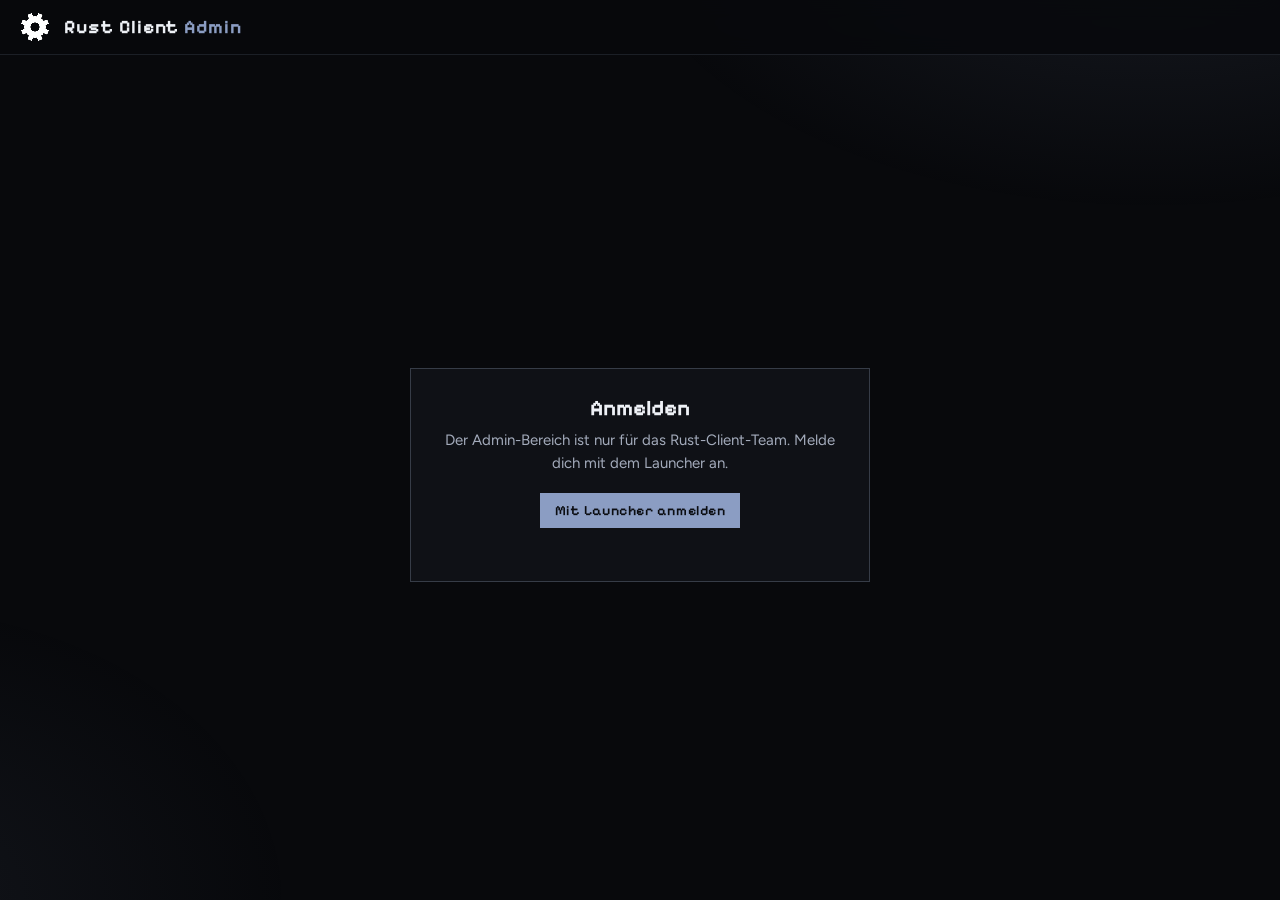
<file: admin/index.html>
<!doctype html>
<html lang="de">
<head>
<meta charset="utf-8">
<meta name="viewport" content="width=device-width,initial-scale=1,viewport-fit=cover">
<title>Admin · Rust Client</title>
<meta name="robots" content="noindex">
<link rel="icon" href="../assets/logo.png">
<link rel="preconnect" href="https://fonts.googleapis.com">
<link rel="preconnect" href="https://fonts.gstatic.com" crossorigin>
<link rel="stylesheet" href="https://fonts.googleapis.com/css2?family=Pixelify+Sans:wght@400;600;700&family=Figtree:wght@400;500;600;700&family=JetBrains+Mono:wght@400;500;700&display=swap">
<style>
/* Admin-Bereich: Support-Logs aus Discord-Tickets ansehen. Daten nur für Admins (prüft der Server). */
:root {
  color-scheme: dark;
  --night: #08090c; --forest: #0f1116; --moss: #161922; --moss2: #1c2029;
  --line: rgba(180, 195, 225, .12); --line-strong: rgba(180, 195, 225, .24);
  --leaf: #8b9dc3; --text: #eef1f6; --muted: #a3abbb; --dim: #6b7385;
  --err: #f87171; --warn: #facc15; --ok: #4ade80;
  --font-pixel: "Pixelify Sans", "Courier New", monospace;
  --font-body: "Figtree", "Segoe UI", system-ui, sans-serif;
  --font-mono: "JetBrains Mono", ui-monospace, "Consolas", monospace;
}
* { box-sizing: border-box; }
html, body { height: 100%; }
body { margin: 0; background: var(--night); color: var(--text); font: 400 15px/1.55 var(--font-body); }
body::before { content: ""; position: fixed; inset: 0; pointer-events: none; z-index: -1;
  background: radial-gradient(900px 500px at 90% -10%, rgba(139,157,195,.12), transparent 60%), radial-gradient(700px 500px at -10% 100%, rgba(139,157,195,.08), transparent 60%); }
a { color: var(--leaf); }
button { font: inherit; color: inherit; }
.hidden { display: none !important; }
.fade { animation: fade .35s cubic-bezier(.2,.8,.2,1) both; }
@keyframes fade { from { opacity: 0; transform: translateY(8px); } to { opacity: 1; transform: none; } }

/* Kopfzeile */
.top { position: sticky; top: 0; z-index: 10; display: flex; align-items: center; gap: 14px; padding: 12px 20px;
  background: rgba(8,9,12,.85); backdrop-filter: blur(10px); border-bottom: 1px solid var(--line); }
.top img.logo { width: 30px; height: 30px; image-rendering: pixelated; }
.top h1 { margin: 0; font: 700 19px var(--font-pixel); letter-spacing: .05em; }
.top h1 span { color: var(--leaf); }
.top .grow { flex: 1; }
.who { display: flex; align-items: center; gap: 10px; font-weight: 600; }
.who img { width: 28px; height: 28px; image-rendering: pixelated; }
.btn { display: inline-flex; align-items: center; gap: 8px; padding: 8px 14px; border: 1px solid var(--line-strong); background: var(--moss);
  cursor: pointer; text-decoration: none; color: var(--text); font: 600 14px var(--font-body); transition: background .12s, border-color .12s, transform .12s; }
.btn:hover { background: var(--moss2); border-color: rgba(139,157,195,.5); }
.btn:active { transform: translateY(1px); }
.btn.accent { background: var(--leaf); color: #0b0d12; border-color: var(--leaf); font-family: var(--font-pixel); letter-spacing: .04em; }
.btn.accent:hover { filter: brightness(1.08); }
.btn.on { border-color: var(--leaf); color: var(--leaf); }

/* Anmelden */
.gate { min-height: calc(100vh - 60px); display: grid; place-items: center; padding: 24px 16px; }
.gate .card { width: min(460px, 100%); background: var(--forest); border: 1px solid var(--line-strong); padding: 26px; text-align: center; }
.gate h2 { font: 700 22px var(--font-pixel); margin: 0 0 8px; }
.gate p { color: var(--muted); margin: 0 0 18px; }
.spin { width: 18px; height: 18px; border: 2px solid rgba(139,157,195,.3); border-top-color: var(--leaf); border-radius: 50%; animation: spin .8s linear infinite; display: inline-block; vertical-align: middle; }
@keyframes spin { to { transform: rotate(360deg); } }
.err { color: var(--err); margin-top: 12px; min-height: 1em; }

/* Inhalt */
main.app { display: grid; grid-template-columns: 360px 1fr; gap: 0; height: calc(100vh - 57px); }
@media (max-width: 900px) { main.app { grid-template-columns: 1fr; height: auto; } .viewer { min-height: 70vh; } }
.side { border-right: 1px solid var(--line); display: flex; flex-direction: column; min-height: 0; }
.stats { display: grid; grid-template-columns: repeat(3, 1fr); border-bottom: 1px solid var(--line); }
.stat { padding: 14px 12px; border-right: 1px solid var(--line); }
.stat:last-child { border-right: 0; }
.stat b { display: block; font: 700 24px var(--font-pixel); color: var(--leaf); }
.stat span { font-size: 12px; color: var(--dim); text-transform: uppercase; letter-spacing: .06em; }
.side h3 { margin: 0; padding: 14px 16px 8px; font: 600 13px var(--font-body); color: var(--dim); text-transform: uppercase; letter-spacing: .08em; display: flex; justify-content: space-between; }
.list { overflow-y: auto; flex: 1; }
.item { display: block; width: 100%; text-align: left; padding: 12px 16px; border: 0; border-left: 3px solid transparent; border-bottom: 1px solid var(--line);
  background: transparent; cursor: pointer; transition: background .12s, border-color .12s; animation: fade .3s both; }
.item:hover { background: var(--moss); }
.item.sel { background: var(--moss2); border-left-color: var(--leaf); }
.item .row { display: flex; align-items: center; gap: 10px; }
.item img { width: 26px; height: 26px; image-rendering: pixelated; flex: none; }
.item .name { font-weight: 700; flex: 1; min-width: 0; overflow: hidden; text-overflow: ellipsis; white-space: nowrap; }
.item .time { font-size: 12px; color: var(--dim); white-space: nowrap; }
.item .diag { margin-top: 6px; font-size: 13px; color: var(--muted); display: -webkit-box; -webkit-line-clamp: 2; -webkit-box-orient: vertical; overflow: hidden; }
.item .chips { margin-top: 6px; display: flex; gap: 6px; flex-wrap: wrap; }
.chip { font: 500 11px var(--font-mono); padding: 2px 6px; background: var(--moss); border: 1px solid var(--line); color: var(--muted); white-space: nowrap; }
.empty { padding: 30px 18px; color: var(--dim); text-align: center; }

.viewer { display: flex; flex-direction: column; min-height: 0; }
.vhead { padding: 16px 20px; border-bottom: 1px solid var(--line); display: flex; gap: 14px; align-items: center; flex-wrap: wrap; }
.vhead img { width: 44px; height: 44px; image-rendering: pixelated; }
.vhead h2 { margin: 0; font: 700 22px var(--font-pixel); }
.vhead .sub { color: var(--dim); font-size: 13px; }
.vhead .grow { flex: 1; }
.meta { display: flex; flex-wrap: wrap; gap: 6px; padding: 0 20px 12px; border-bottom: 1px solid var(--line); }
.diagbox { margin: 14px 20px 0; padding: 12px 14px; border: 1px solid rgba(139,157,195,.35); background: rgba(139,157,195,.07); }
.diagbox b { font-family: var(--font-pixel); color: var(--leaf); letter-spacing: .04em; }
.tools { display: flex; gap: 8px; padding: 12px 20px; align-items: center; flex-wrap: wrap; }
.tools input { flex: 1; min-width: 160px; padding: 8px 12px; background: var(--moss); border: 1px solid var(--line-strong); color: var(--text); font: 14px var(--font-body); outline: none; }
.tools input:focus { border-color: var(--leaf); }
.count { font-size: 13px; color: var(--dim); }
.sections { flex: 1; overflow-y: auto; padding: 0 20px 30px; }
details.sec { border: 1px solid var(--line); margin-top: 10px; background: var(--forest); }
details.sec > summary { cursor: pointer; padding: 10px 14px; font-weight: 600; display: flex; gap: 10px; align-items: center; list-style: none; }
details.sec > summary::-webkit-details-marker { display: none; }
details.sec > summary::before { content: "▸"; color: var(--leaf); transition: transform .15s; }
details.sec[open] > summary::before { transform: rotate(90deg); }
details.sec .badge { margin-left: auto; font: 500 12px var(--font-mono); }
.badge .e { color: var(--err); } .badge .w { color: var(--warn); margin-left: 8px; }
pre.log { margin: 0; padding: 10px 0; max-height: 70vh; overflow: auto; font: 400 12.5px/1.5 var(--font-mono); border-top: 1px solid var(--line); }
pre.log div { padding: 0 14px 0 60px; position: relative; white-space: pre-wrap; word-break: break-word; }
pre.log div::before { content: attr(data-n); position: absolute; left: 0; width: 46px; text-align: right; color: #3b4150; }
pre.log div.e { background: rgba(248,113,113,.10); color: #fecaca; }
pre.log div.w { background: rgba(250,204,21,.06); color: #fde68a; }
pre.log div.hit { outline: 1px solid var(--leaf); }
pre.log div.dimmed { display: none; }
mark { background: rgba(139,157,195,.45); color: #fff; }
.placeholder { display: grid; place-items: center; height: 100%; color: var(--dim); text-align: center; padding: 30px; }
.placeholder b { display: block; font: 700 20px var(--font-pixel); color: var(--muted); margin-bottom: 6px; }
</style>
</head>
<body>
<header class="top">
  <img class="logo" src="../assets/logo.png" alt="">
  <h1>Rust Client <span>Admin</span></h1>
  <div class="grow"></div>
  <div id="who" class="who hidden"><img id="who-head" alt=""><span id="who-name"></span><button id="logout" class="btn">Abmelden</button></div>
</header>

<section id="gate" class="gate">
  <div class="card fade">
    <h2 id="gate-title">Anmelden</h2>
    <p id="gate-text">Der Admin-Bereich ist nur für das Rust-Client-Team. Melde dich mit dem Launcher an.</p>
    <button id="login" class="btn accent">Mit Launcher anmelden</button>
    <p id="gate-wait" class="hidden" style="margin-top:16px"><span class="spin"></span> Bestätige im Launcher … <a href="#" id="retry">Launcher nochmal öffnen</a></p>
    <div id="gate-err" class="err"></div>
  </div>
</section>

<main id="app" class="app hidden">
  <aside class="side">
    <div class="stats">
      <div class="stat"><b id="st-online">–</b><span>Online</span></div>
      <div class="stat"><b id="st-logs">–</b><span>Logs (7 Tage)</span></div>
      <div class="stat"><b id="st-rusti">–</b><span>Rusti heute</span></div>
    </div>
    <h3>Support-Logs <button id="reload" class="btn" style="padding:2px 8px;font-size:12px">↻</button></h3>
    <div id="list" class="list"></div>
  </aside>
  <section id="viewer" class="viewer">
    <div class="placeholder"><div><b>Logs auswählen</b>Links ein Ticket anklicken. Neue Logs kommen per „📋 Logs anfordern“ im Discord-Ticket.</div></div>
  </section>
</main>

<script>
(function () {
  // Server-Adresse (build.py setzt sie ein; ?server=… nur für Tests auf localhost)
  var SERVER = "https://api.rustclient.dpdns.org";
  var q = new URLSearchParams(location.search);
  if (q.get("server") && /^(localhost|127\.0\.0\.1)$/.test(location.hostname)) SERVER = q.get("server");
  var KEY = "bambubay.web.session";
  var GUILD = "1449791419672821843";
  var $ = function (id) { return document.getElementById(id); };
  var logs = [], current = null, poll = null, code = null;

  function session() { try { return JSON.parse(localStorage.getItem(KEY) || "null"); } catch (e) { return null; } }
  function head(x) { return "https://mc-heads.net/avatar/" + encodeURIComponent(x || "Steve") + "/64"; }
  function esc(s) { return String(s == null ? "" : s).replace(/[&<>"]/g, function (c) { return { "&": "&amp;", "<": "&lt;", ">": "&gt;", '"': "&quot;" }[c]; }); }
  function ago(ms) {
    var s = Math.round((Date.now() - ms) / 1000);
    if (s < 60) return "gerade eben";
    if (s < 3600) return "vor " + Math.round(s / 60) + " Min.";
    if (s < 86400) return "vor " + Math.round(s / 3600) + " Std.";
    return new Date(ms).toLocaleDateString("de-DE", { day: "2-digit", month: "2-digit" }) + " " + new Date(ms).toLocaleTimeString("de-DE", { hour: "2-digit", minute: "2-digit" });
  }
  async function call(path, body) {
    var res = await fetch(SERVER + path, { method: "POST", headers: { "Content-Type": "text/plain" }, body: JSON.stringify(body || {}) });
    var data = await res.json().catch(function () { return {}; });
    if (!res.ok) { var e = new Error(data.error || "HTTP " + res.status); e.status = res.status; throw e; }
    return data;
  }

  // ------------------------------------------------------------ Anmelden (wie auf der Startseite)
  function gate(title, text, showLogin) {
    $("app").classList.add("hidden");
    $("gate").classList.remove("hidden");
    $("gate-title").textContent = title;
    $("gate-text").textContent = text;
    $("login").classList.toggle("hidden", !showLogin);
    $("gate-wait").classList.add("hidden");
  }
  function openLauncher() { location.href = "bambubay://web-login?code=" + code; }
  async function login() {
    $("gate-err").textContent = "";
    try { code = (await call("/v1/web/start")).code; } catch (e) { $("gate-err").textContent = "Server nicht erreichbar."; return; }
    $("login").classList.add("hidden");
    $("gate-wait").classList.remove("hidden");
    openLauncher();
    var started = Date.now();
    clearInterval(poll);
    poll = setInterval(async function () {
      if (Date.now() - started > 180000) { clearInterval(poll); gate("Anmelden", "Die Anmeldung ist abgelaufen. Bitte nochmal.", true); return; }
      try {
        var r = await call("/v1/web/poll", { code: code });
        if (r.status === "approved") {
          clearInterval(poll);
          localStorage.setItem(KEY, JSON.stringify({ token: r.token, name: r.name, uuid: r.uuid }));
          start();
        } else if (r.status === "expired") { clearInterval(poll); gate("Anmelden", "Die Anmeldung ist abgelaufen. Bitte nochmal.", true); }
      } catch (e) { /* weiter versuchen */ }
    }, 1500);
  }
  $("login").onclick = login;
  $("retry").onclick = function (e) { e.preventDefault(); openLauncher(); };
  $("logout").onclick = async function () {
    var s = session();
    localStorage.removeItem(KEY);
    if (s) call("/v1/web/logout", { token: s.token }).catch(function () {});
    $("who").classList.add("hidden");
    gate("Abgemeldet", "Du bist abgemeldet.", true);
  };

  async function start() {
    var s = session();
    if (!s) return gate("Anmelden", "Der Admin-Bereich ist nur für das Rust-Client-Team. Melde dich mit dem Launcher an.", true);
    try {
      var me = await call("/v1/web/admin/me", { token: s.token });
      $("who-head").src = head(me.uuid || me.name);
      $("who-name").textContent = me.name;
      $("who").classList.remove("hidden");
    } catch (e) {
      if (e.status === 401) { localStorage.removeItem(KEY); return gate("Anmelden", "Bitte neu anmelden.", true); }
      if (e.status === 403) {
        $("who-head").src = head(s.uuid || s.name);
        $("who-name").textContent = s.name;
        $("who").classList.remove("hidden");
        return gate("Kein Zugriff", s.name + " ist kein Admin. Der Admin-Bereich ist nur für das Rust-Client-Team.", false);
      }
      if (e.status === 404) return gate("Server noch nicht aktualisiert", "Der Rust-Client-Server kennt den Admin-Bereich noch nicht. Bitte „py cloud-server/deploy.py --live“ ausführen.", false);
      return gate("Fehler", "Der Server ist gerade nicht erreichbar.", false);
    }
    $("gate").classList.add("hidden");
    $("app").classList.remove("hidden");
    await loadList();
    var m = /log=([0-9a-f]{16})/.exec(location.hash);
    if (m) openLog(m[1]);
  }

  // ------------------------------------------------------------ Liste
  async function loadList() {
    var s = session();
    try {
      var d = await call("/v1/web/admin/logs", { token: s.token });
      logs = d.logs || [];
      $("st-online").textContent = d.stats.online;
      $("st-logs").textContent = d.stats.logsWeek;
      $("st-rusti").textContent = d.stats.rustiToday;
    } catch (e) { logs = []; }
    renderList();
  }
  function renderList() {
    var el = $("list");
    if (!logs.length) { el.innerHTML = '<div class="empty">Noch keine Logs.<br>Im Discord-Ticket auf „📋 Logs anfordern“ drücken.</div>'; return; }
    el.innerHTML = logs.map(function (l, i) {
      var m = l.meta || {};
      return '<button class="item' + (current === l.id ? " sel" : "") + '" data-id="' + l.id + '" style="animation-delay:' + Math.min(i, 15) * 25 + 'ms">' +
        '<div class="row"><img src="' + head(l.name) + '" alt=""><span class="name">' + esc(l.name || "Spieler") + '</span><span class="time">' + ago(l.created) + '</span></div>' +
        '<div class="diag">' + esc(l.summary || "Keine eindeutige Ursache gefunden") + '</div>' +
        '<div class="chips">' + [m.mc, m.launcher && "Launcher " + m.launcher, m.gpu].filter(Boolean).map(function (c) { return '<span class="chip">' + esc(c) + "</span>"; }).join("") + "</div></button>";
    }).join("");
    el.querySelectorAll(".item").forEach(function (b) { b.onclick = function () { openLog(b.dataset.id); }; });
  }
  $("reload").onclick = loadList;

  // ------------------------------------------------------------ Ansicht
  function splitSections(text) {
    var re = /\n?={10,} (.+?) ={10,}\n/g, out = [], last = 0, name = "Überblick", m;
    while ((m = re.exec(text))) {
      out.push({ name: name, text: text.slice(last, m.index) });
      name = m[1];
      last = re.lastIndex;
    }
    out.push({ name: name, text: text.slice(last) });
    return out.filter(function (s) { return s.text.trim(); });
  }
  function kind(line) {
    if (/(\bERROR\b|\bFATAL\b|Exception|^\s*Caused by|^\s+at [\w$.]+\(|Error:|#\s+A fatal error|crashed|Absturz)/.test(line)) return "e";
    if (/\bWARN(ING)?\b/.test(line)) return "w";
    return "";
  }

  async function openLog(id) {
    current = id;
    history.replaceState(null, "", "#log=" + id);
    renderList();
    var v = $("viewer");
    v.innerHTML = '<div class="placeholder"><div><span class="spin"></span></div></div>';
    var d;
    try { d = await call("/v1/web/admin/log", { token: session().token, id: id }); }
    catch (e) { v.innerHTML = '<div class="placeholder"><div><b>Nicht gefunden</b>' + esc(e.message) + "</div></div>"; return; }
    var m = d.meta || {};
    var chips = [
      ["Launcher", m.launcher], ["Profil", m.profile], ["Minecraft", m.mc], ["Loader", m.loader], ["Java", m.java],
      ["System", m.os], ["RAM", m.ram], ["GPU", m.gpu], ["CPU", m.cpu],
    ].filter(function (c) { return c[1]; });
    var secs = splitSections(d.text);
    v.innerHTML =
      '<div class="vhead fade"><img src="' + head(d.name) + '" alt=""><div><h2>' + esc(d.name || "Spieler") + '</h2><div class="sub">' + ago(d.created) + " · Logs " + esc(d.id) + "</div></div>" +
      '<div class="grow"></div>' +
      '<a class="btn" target="_blank" rel="noopener" href="https://discord.com/channels/' + GUILD + "/" + esc(d.channel) + '">Im Discord öffnen</a>' +
      '<button class="btn" id="copy">Kopieren</button><button class="btn" id="dl">Herunterladen</button></div>' +
      '<div class="meta fade">' + chips.map(function (c) { return '<span class="chip">' + esc(c[0]) + ": " + esc(c[1]) + "</span>"; }).join("") + "</div>" +
      (d.summary ? '<div class="diagbox fade"><b>Diagnose</b> · ' + esc(d.summary) + "</div>" : "") +
      '<div class="tools"><input id="find" placeholder="In den Logs suchen …"><button class="btn" id="only">Nur Fehler</button><span class="count" id="count"></span></div>' +
      '<div class="sections" id="secs">' + secs.map(function (s, i) {
        var lines = s.text.split("\n"), e = 0, w = 0;
        var body = lines.map(function (l, n) { var k = kind(l); if (k === "e") e++; if (k === "w") w++; return '<div class="' + k + '" data-n="' + (n + 1) + '">' + esc(l) + "</div>"; }).join("");
        // Wichtiges offen (Absturz, Minecraft-Log); „Überblick“ steht schon oben
        var important = secs.some(function (x) { return /latest\.log|Absturzbericht|hs_err/.test(x.name); });
        var open = /latest\.log|Absturzbericht|hs_err/.test(s.name) || (!important && i === 0);
        return '<details class="sec fade"' + (open ? " open" : "") + ' style="animation-delay:' + i * 40 + 'ms"><summary>' + esc(s.name) +
          '<span class="badge">' + (e ? '<span class="e">' + e + " Fehler</span>" : "") + (w ? '<span class="w">' + w + " Warn.</span>" : "") + "</span></summary>" +
          '<pre class="log">' + body + "</pre></details>";
      }).join("") + "</div>";

    var onlyErr = false;
    function apply() {
      var term = $("find").value.trim().toLowerCase(), hits = 0;
      v.querySelectorAll("pre.log div").forEach(function (row) {
        var t = row.textContent.toLowerCase();
        var match = term && t.indexOf(term) >= 0;
        if (match) hits++;
        row.classList.toggle("hit", !!match);
        row.classList.toggle("dimmed", (onlyErr && !row.classList.contains("e") && !row.classList.contains("w")) || (!!term && !match && onlyErr));
      });
      $("count").textContent = term ? hits + " Treffer" : "";
      if (term || onlyErr) v.querySelectorAll("details.sec").forEach(function (dd) { dd.open = true; });
      var first = v.querySelector("pre.log div.hit");
      if (first && term) first.scrollIntoView({ block: "center" });
    }
    $("find").oninput = apply;
    $("only").onclick = function () { onlyErr = !onlyErr; this.classList.toggle("on", onlyErr); apply(); };
    $("copy").onclick = function () { navigator.clipboard.writeText(d.text); this.textContent = "Kopiert ✓"; };
    $("dl").onclick = function () {
      var a = document.createElement("a");
      a.href = URL.createObjectURL(new Blob([d.text], { type: "text/plain" }));
      a.download = "rustclient-logs-" + (d.name || "spieler") + "-" + d.id.slice(0, 6) + ".txt";
      a.click();
    };
  }

  window.addEventListener("hashchange", function () { var m = /log=([0-9a-f]{16})/.exec(location.hash); if (m && m[1] !== current && session()) openLog(m[1]); });
  start();
})();
</script>
</body>
</html>
</file>
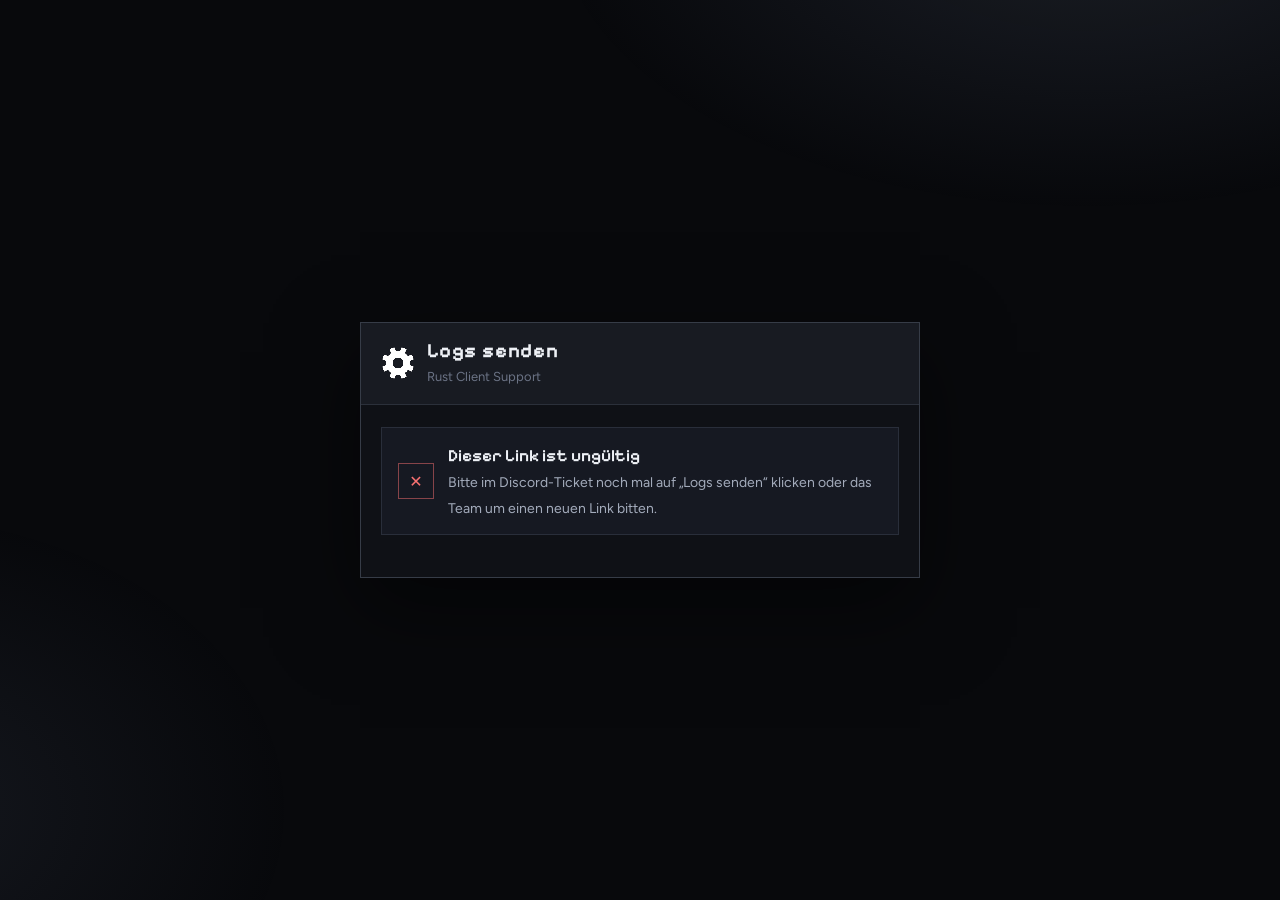
<file: support/index.html>
<!doctype html>
<html lang="de">
<head>
<meta charset="utf-8">
<meta name="viewport" content="width=device-width,initial-scale=1,viewport-fit=cover">
<title>Logs senden · Rust Client</title>
<meta name="robots" content="noindex">
<meta name="description" content="Logs mit einem Klick aus dem Rust-Client-Launcher an dein Support-Ticket schicken.">
<link rel="icon" href="../assets/logo.png">
<link rel="preconnect" href="https://fonts.googleapis.com">
<link rel="preconnect" href="https://fonts.gstatic.com" crossorigin>
<link rel="stylesheet" href="https://fonts.googleapis.com/css2?family=Pixelify+Sans:wght@400;600;700&family=Figtree:wght@400;500;600;700&family=JetBrains+Mono:wght@500;700&display=swap">
<style>
/* Seite für den Knopf „Logs senden“ aus einem Discord-Ticket: öffnet den Launcher (bambubay://logs). */
:root {
  color-scheme: dark;
  --night: #08090c;
  --forest: #0f1116;
  --moss: #161922;
  --line: rgba(180, 195, 225, .12);
  --line-strong: rgba(180, 195, 225, .24);
  --leaf: #8b9dc3;
  --text: #eef1f6;
  --muted: #a3abbb;
  --dim: #6b7385;
  --ok: #4ade80;
  --bad: #f87171;
  --font-pixel: "Pixelify Sans", "Courier New", monospace;
  --font-body: "Figtree", "Segoe UI", system-ui, sans-serif;
  --font-mono: "JetBrains Mono", ui-monospace, "Consolas", monospace;
}
* { box-sizing: border-box; }
body { margin: 0; min-height: 100vh; background: var(--night); color: var(--text); font: 400 16px/1.6 var(--font-body);
  display: grid; place-items: center; padding: 24px 16px; overflow-x: hidden; }
body::before { content: ""; position: fixed; inset: 0; pointer-events: none; z-index: -1;
  background: radial-gradient(900px 500px at 85% -10%, rgba(139, 157, 195, .14), transparent 60%),
              radial-gradient(700px 500px at -10% 90%, rgba(139, 157, 195, .10), transparent 60%); }
a { color: var(--leaf); text-underline-offset: 3px; }
.card { width: min(560px, 100%); background: var(--forest); border: 1px solid var(--line-strong); box-shadow: 0 30px 80px rgba(0,0,0,.5);
  animation: rise .5s cubic-bezier(.2,.8,.2,1) both; }
@keyframes rise { from { opacity: 0; transform: translateY(14px) scale(.98); } to { opacity: 1; transform: none; } }
.head { display: flex; align-items: center; gap: 12px; padding: 16px 20px; border-bottom: 1px solid var(--line); background: rgba(139,157,195,.07); }
.head img { width: 34px; height: 34px; image-rendering: pixelated; }
.head h1 { font: 700 20px/1.2 var(--font-pixel); letter-spacing: .04em; margin: 0; }
.head span { color: var(--dim); font-size: 13px; }
.body { padding: 22px 20px 24px; }
.status { display: flex; align-items: center; gap: 14px; padding: 14px 16px; border: 1px solid var(--line); background: var(--moss); margin-bottom: 18px; }
.status .icon { width: 36px; height: 36px; flex: none; display: grid; place-items: center; border: 1px solid rgba(139,157,195,.4); color: var(--leaf); }
.spin { width: 18px; height: 18px; border: 2px solid rgba(139,157,195,.3); border-top-color: var(--leaf); border-radius: 50%; animation: spin .8s linear infinite; }
@keyframes spin { to { transform: rotate(360deg); } }
.status b { display: block; font-family: var(--font-pixel); font-size: 17px; font-weight: 600; }
.status small { color: var(--muted); font-size: 14px; }
.btn { display: inline-flex; align-items: center; justify-content: center; gap: 8px; width: 100%; padding: 13px 18px; font: 600 16px var(--font-pixel);
  letter-spacing: .05em; color: #0b0d12; background: var(--leaf); border: 0; cursor: pointer; text-decoration: none; transition: transform .12s, filter .12s; }
.btn:hover { filter: brightness(1.1); transform: translateY(-1px); }
.btn:active { transform: translateY(1px); }
.steps { margin: 20px 0 0; padding: 0; list-style: none; counter-reset: s; }
.steps li { counter-increment: s; position: relative; padding: 0 0 12px 38px; color: var(--muted); }
.steps li::before { content: counter(s); position: absolute; left: 0; top: 0; width: 26px; height: 26px; display: grid; place-items: center;
  font: 700 14px var(--font-pixel); color: var(--leaf); border: 1px solid rgba(139,157,195,.4); }
.steps li b { color: var(--text); font-weight: 600; }
details { margin-top: 14px; border: 1px solid var(--line); background: rgba(255,255,255,.02); }
details summary { cursor: pointer; padding: 12px 14px; font-weight: 600; color: var(--text); }
details div { padding: 0 14px 14px; color: var(--muted); font-size: 15px; }
code { font: 500 13px var(--font-mono); background: var(--moss); border: 1px solid var(--line); padding: 2px 6px; word-break: break-all; }
.safe { display: flex; gap: 10px; margin-top: 18px; font-size: 13px; color: var(--dim); }
.bad .icon { border-color: rgba(248,113,113,.5); color: var(--bad); }
.hidden { display: none !important; }
</style>
</head>
<body>
<main class="card">
  <div class="head">
    <img src="../assets/logo.png" alt="">
    <div>
      <h1>Logs senden</h1>
      <span>Rust Client Support</span>
    </div>
  </div>
  <div class="body">
    <div id="ok">
      <div class="status">
        <div class="icon"><div class="spin"></div></div>
        <div>
          <b>Launcher wird geöffnet …</b>
          <small>Erlaube im Browser „Rust Client öffnen“, falls gefragt.</small>
        </div>
      </div>
      <a id="open" class="btn" href="#">Launcher öffnen</a>
      <ol class="steps">
        <li>Der <b>Rust-Client-Launcher</b> öffnet sich und zeigt dir, was geschickt wird.</li>
        <li>Klick dort auf <b>„Senden“</b>.</li>
        <li>Fertig – die Logs erscheinen in deinem <b>Discord-Ticket</b>.</li>
      </ol>
      <details>
        <summary>Der Launcher öffnet sich nicht?</summary>
        <div>
          <p>Hast du den Rust-Client-Launcher installiert? Falls nicht: <a href="../">hier herunterladen</a>, einmal starten und dann noch mal auf „Launcher öffnen“ klicken.</p>
          <p>Startet der Launcher gar nicht, schick die Logs von Hand: Drück <b>Windows-Taste + R</b>, gib <code>%APPDATA%\.bambubay\profiles</code> ein, öffne den Ordner deines Profils, dann <code>logs</code>, und zieh die Datei <code>latest.log</code> in dein Ticket.</p>
        </div>
      </details>
      <p class="safe">🔒 Dein Windows-Benutzername, E-Mail-Adressen und alle Anmelde-Daten werden vor dem Senden entfernt. Der Link gilt 24 Stunden.</p>
    </div>
    <div id="bad" class="hidden">
      <div class="status bad">
        <div class="icon">✕</div>
        <div>
          <b>Dieser Link ist ungültig</b>
          <small>Bitte im Discord-Ticket noch mal auf „Logs senden“ klicken oder das Team um einen neuen Link bitten.</small>
        </div>
      </div>
    </div>
  </div>
</main>
<script>
(function () {
  var code = new URLSearchParams(location.search).get("c") || "";
  // Nur Codes vom Bot: <Kanal>.<Ablauf>.<Unterschrift>
  var m = /^(\d{5,25})\.(\d{9,11})\.[A-Za-z0-9_-]{22}$/.exec(code);
  if (!m || Number(m[2]) * 1000 < Date.now()) {
    document.getElementById("ok").classList.add("hidden");
    document.getElementById("bad").classList.remove("hidden");
    if (m) document.querySelector("#bad b").textContent = "Dieser Link ist abgelaufen";
    return;
  }
  var link = "bambubay://logs?c=" + encodeURIComponent(code);
  var btn = document.getElementById("open");
  btn.href = link;
  // #test: nur ansehen, nicht automatisch öffnen (Vorschau)
  if (location.hash !== "#test") setTimeout(function () { location.href = link; }, 700);
})();
</script>
</body>
</html>
</file>
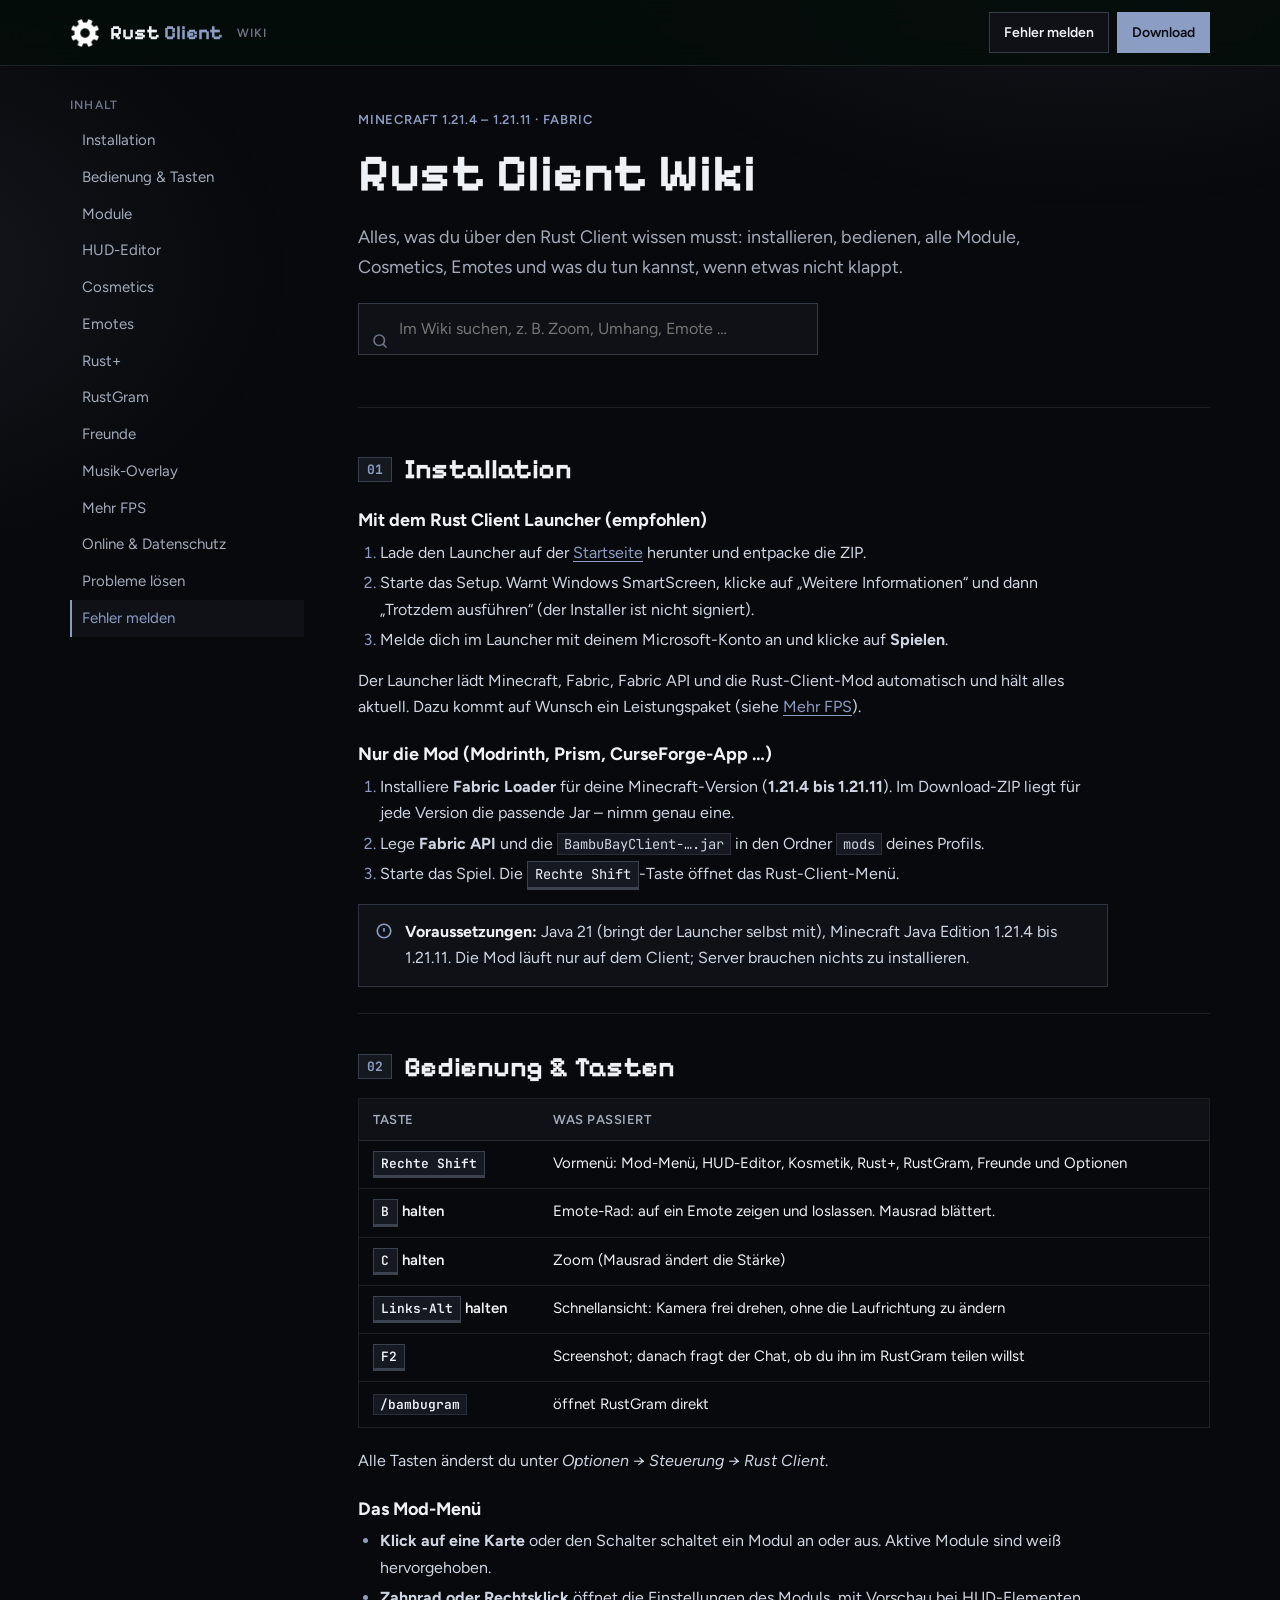
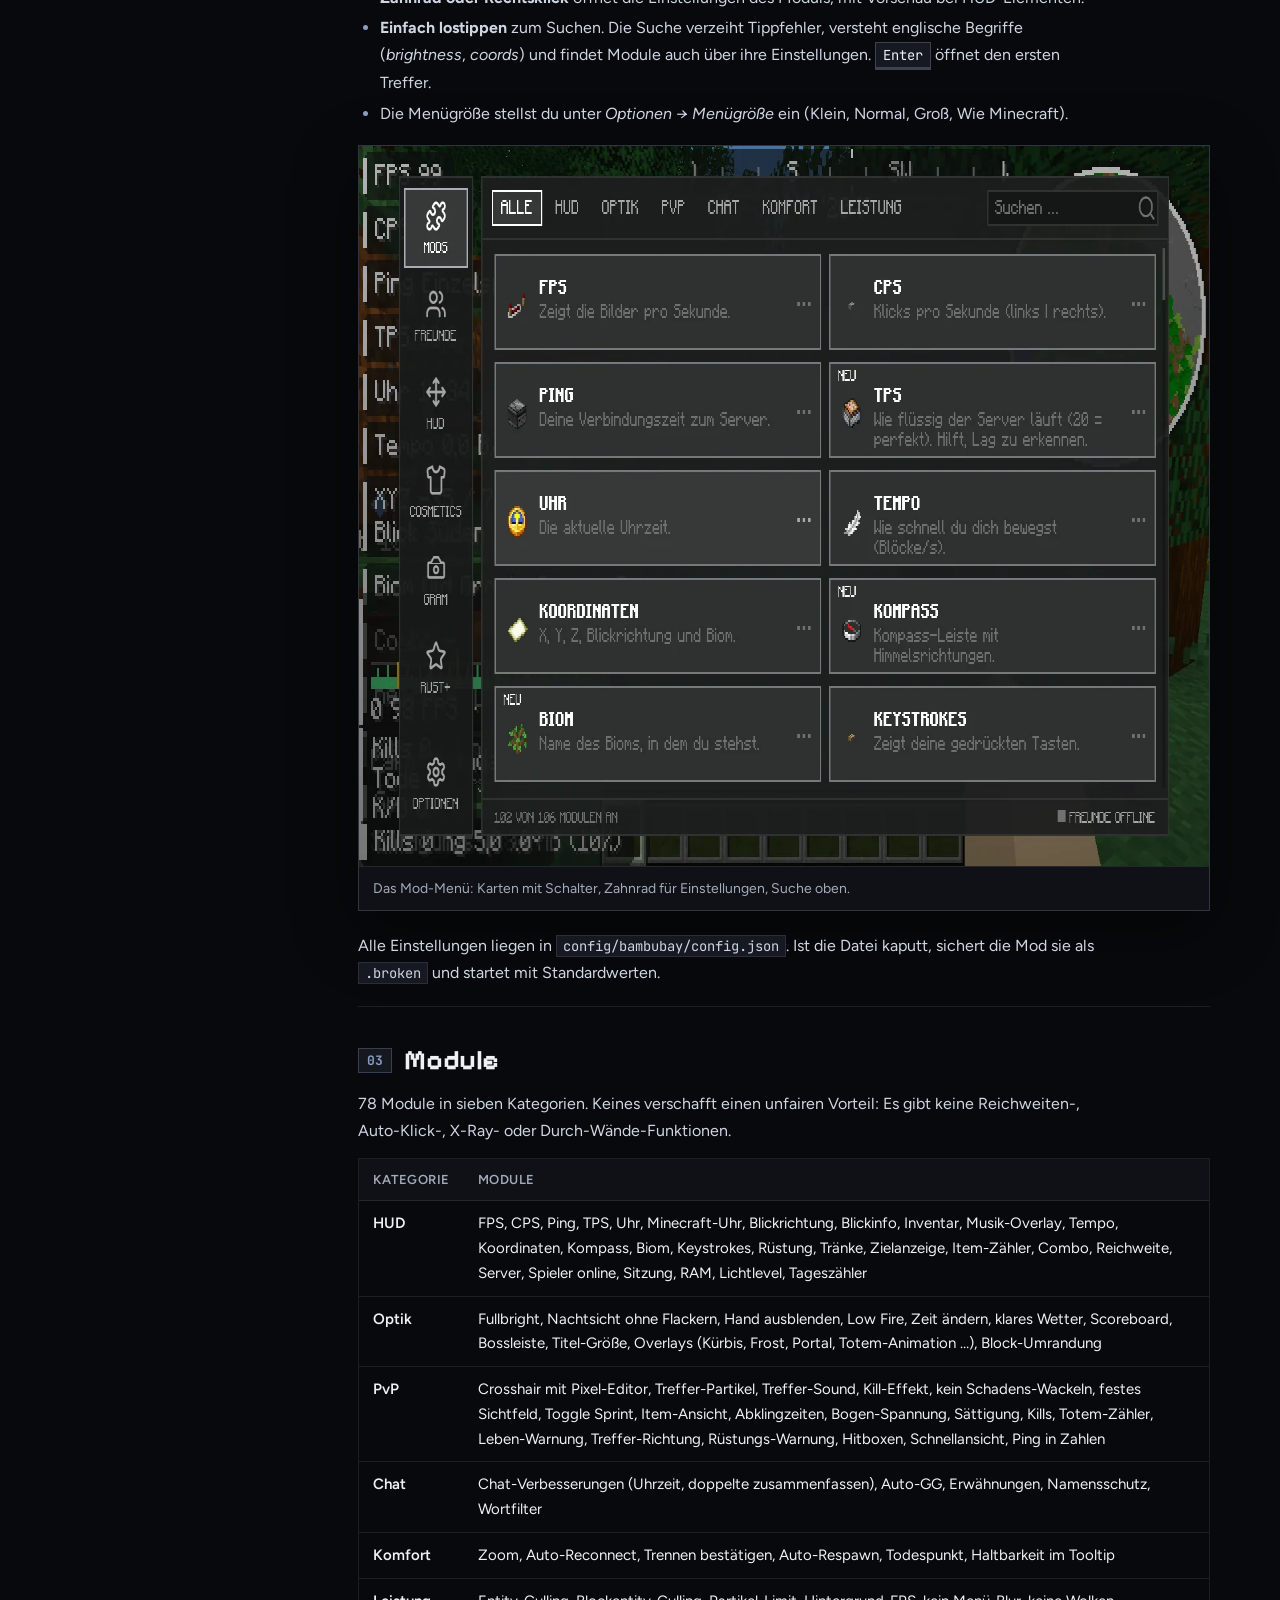
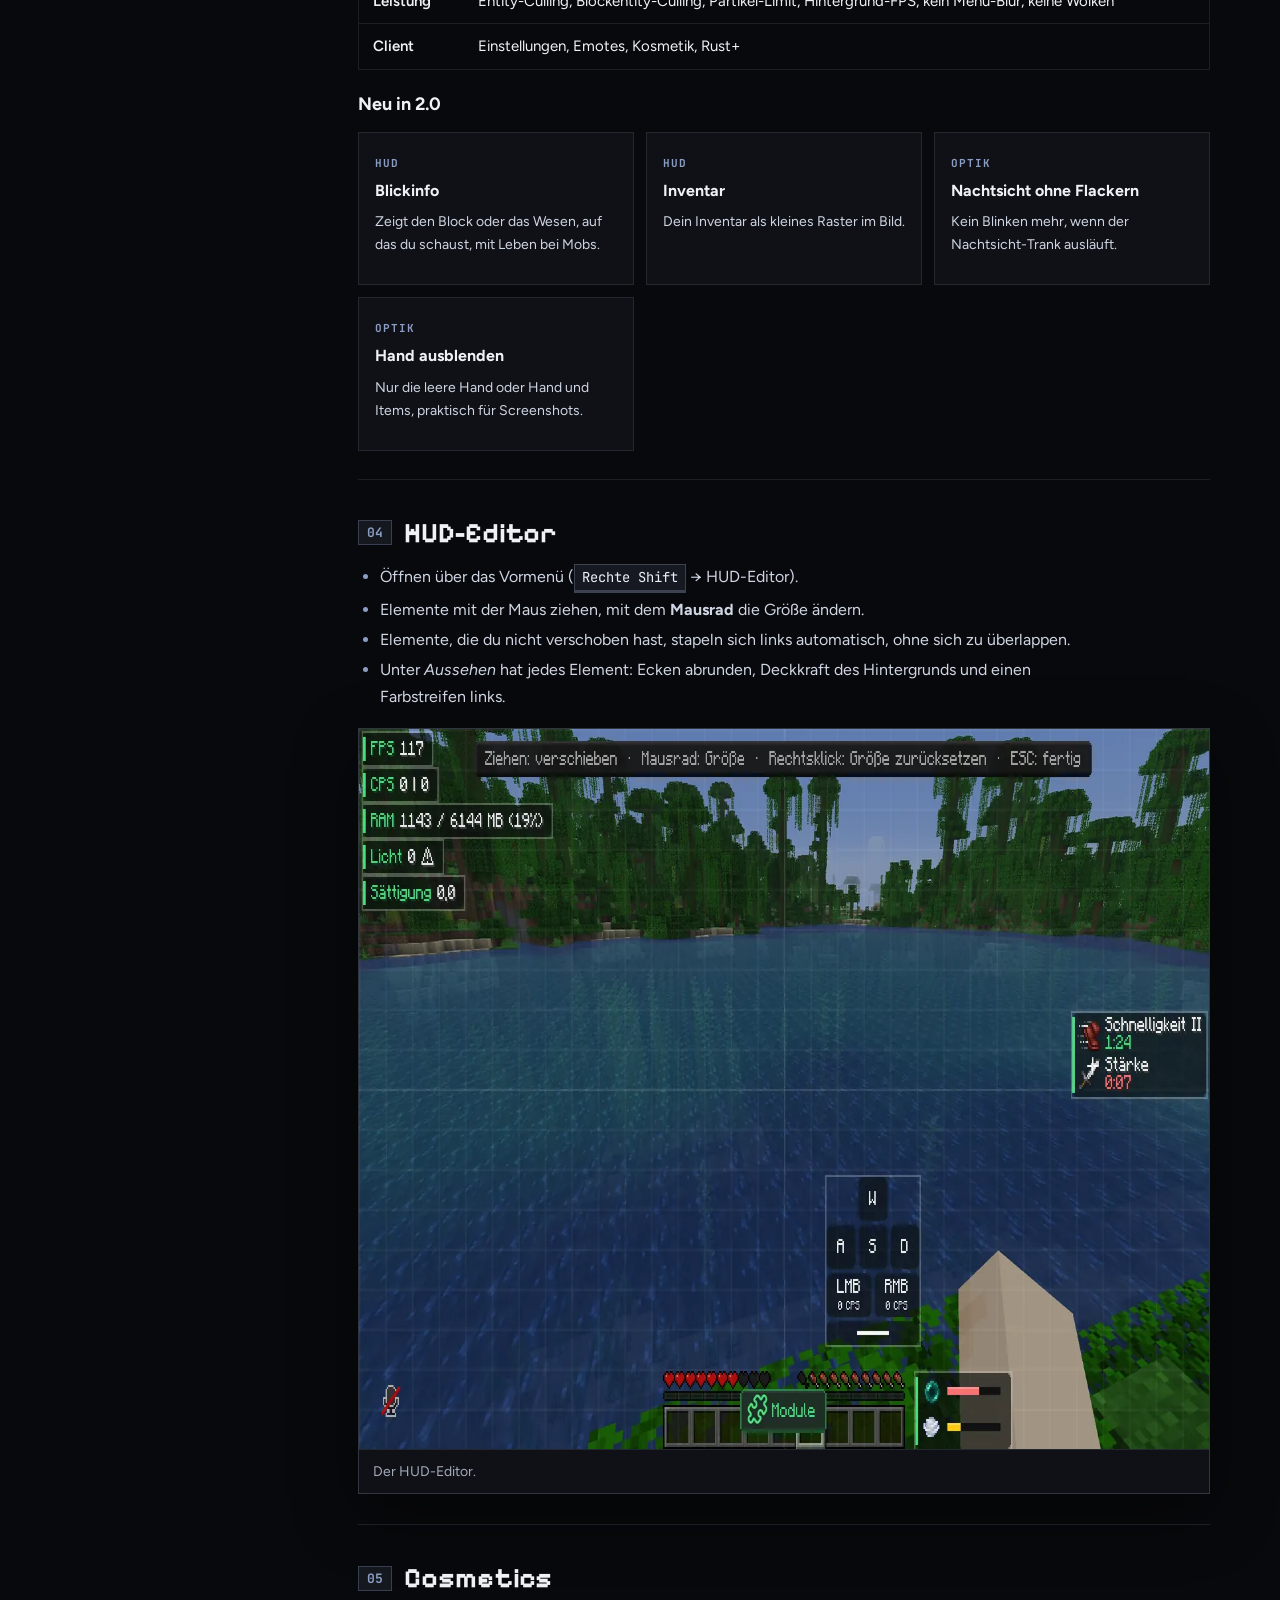
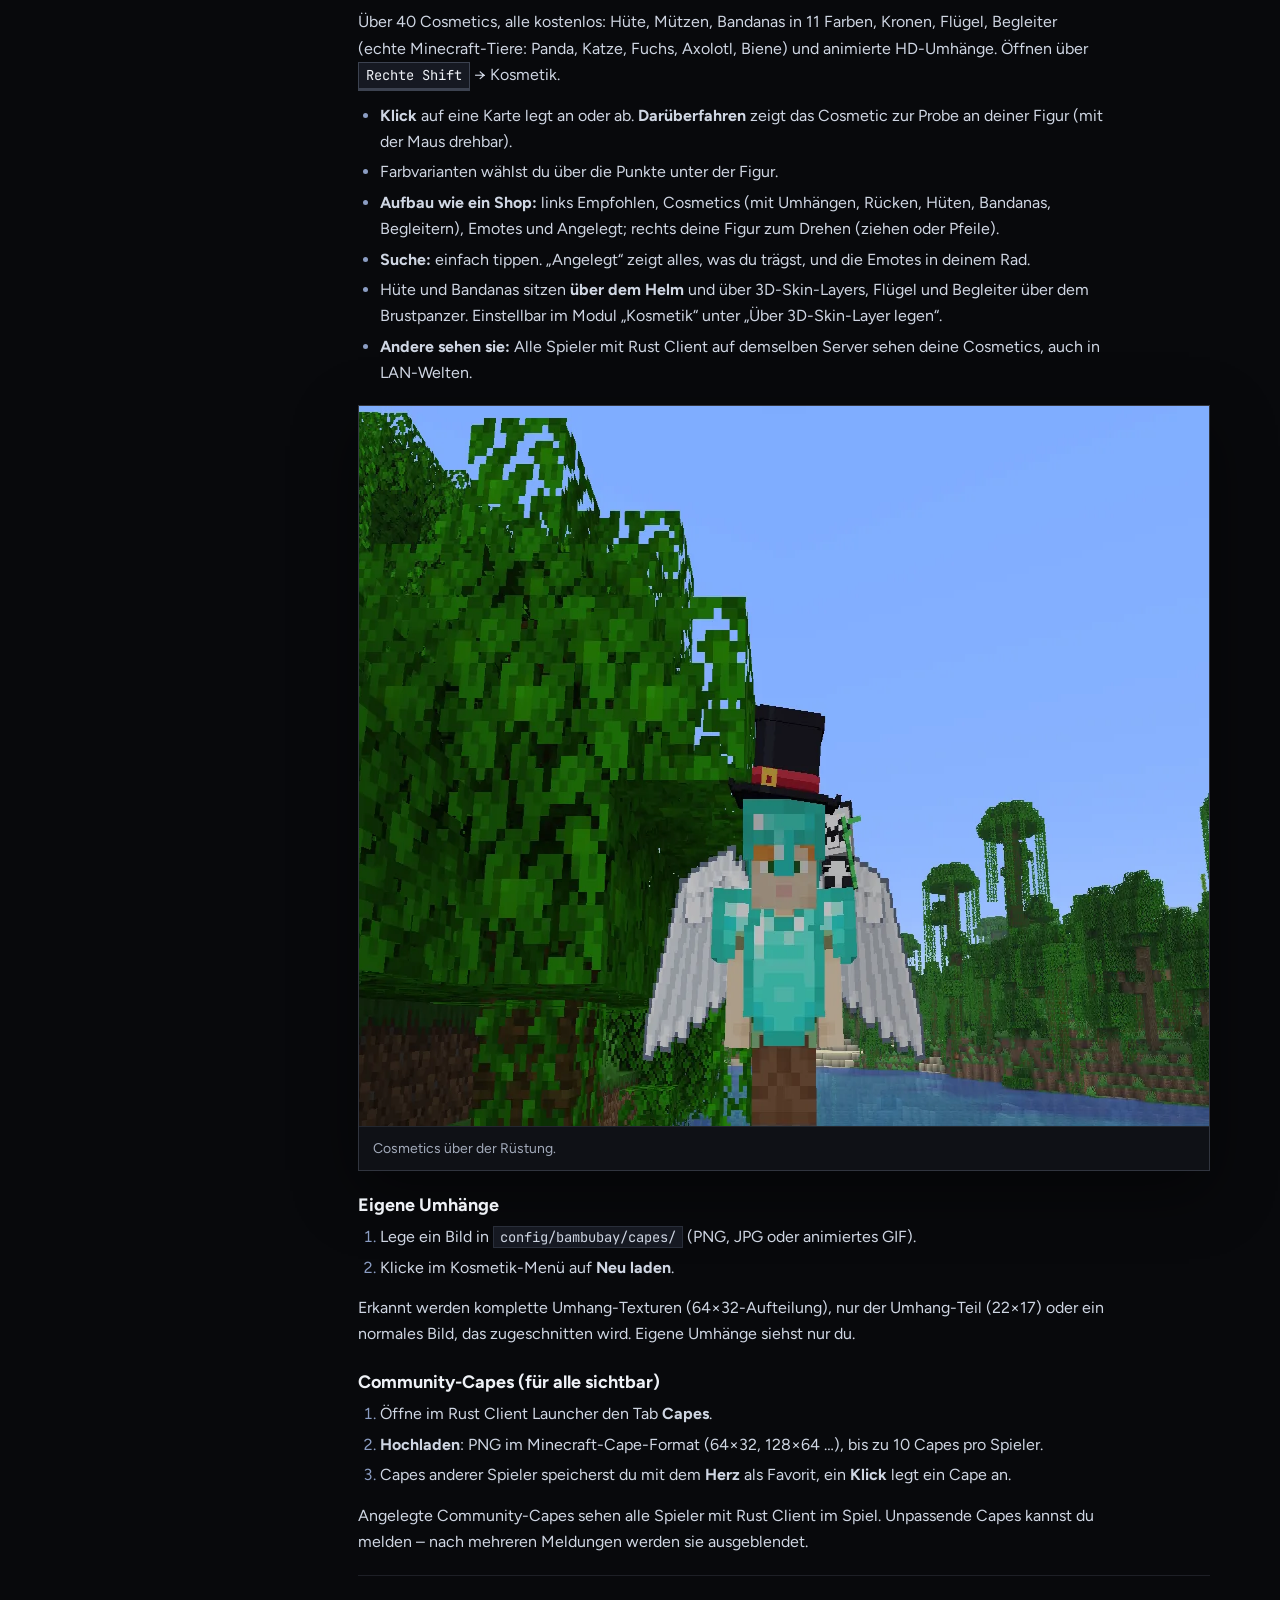
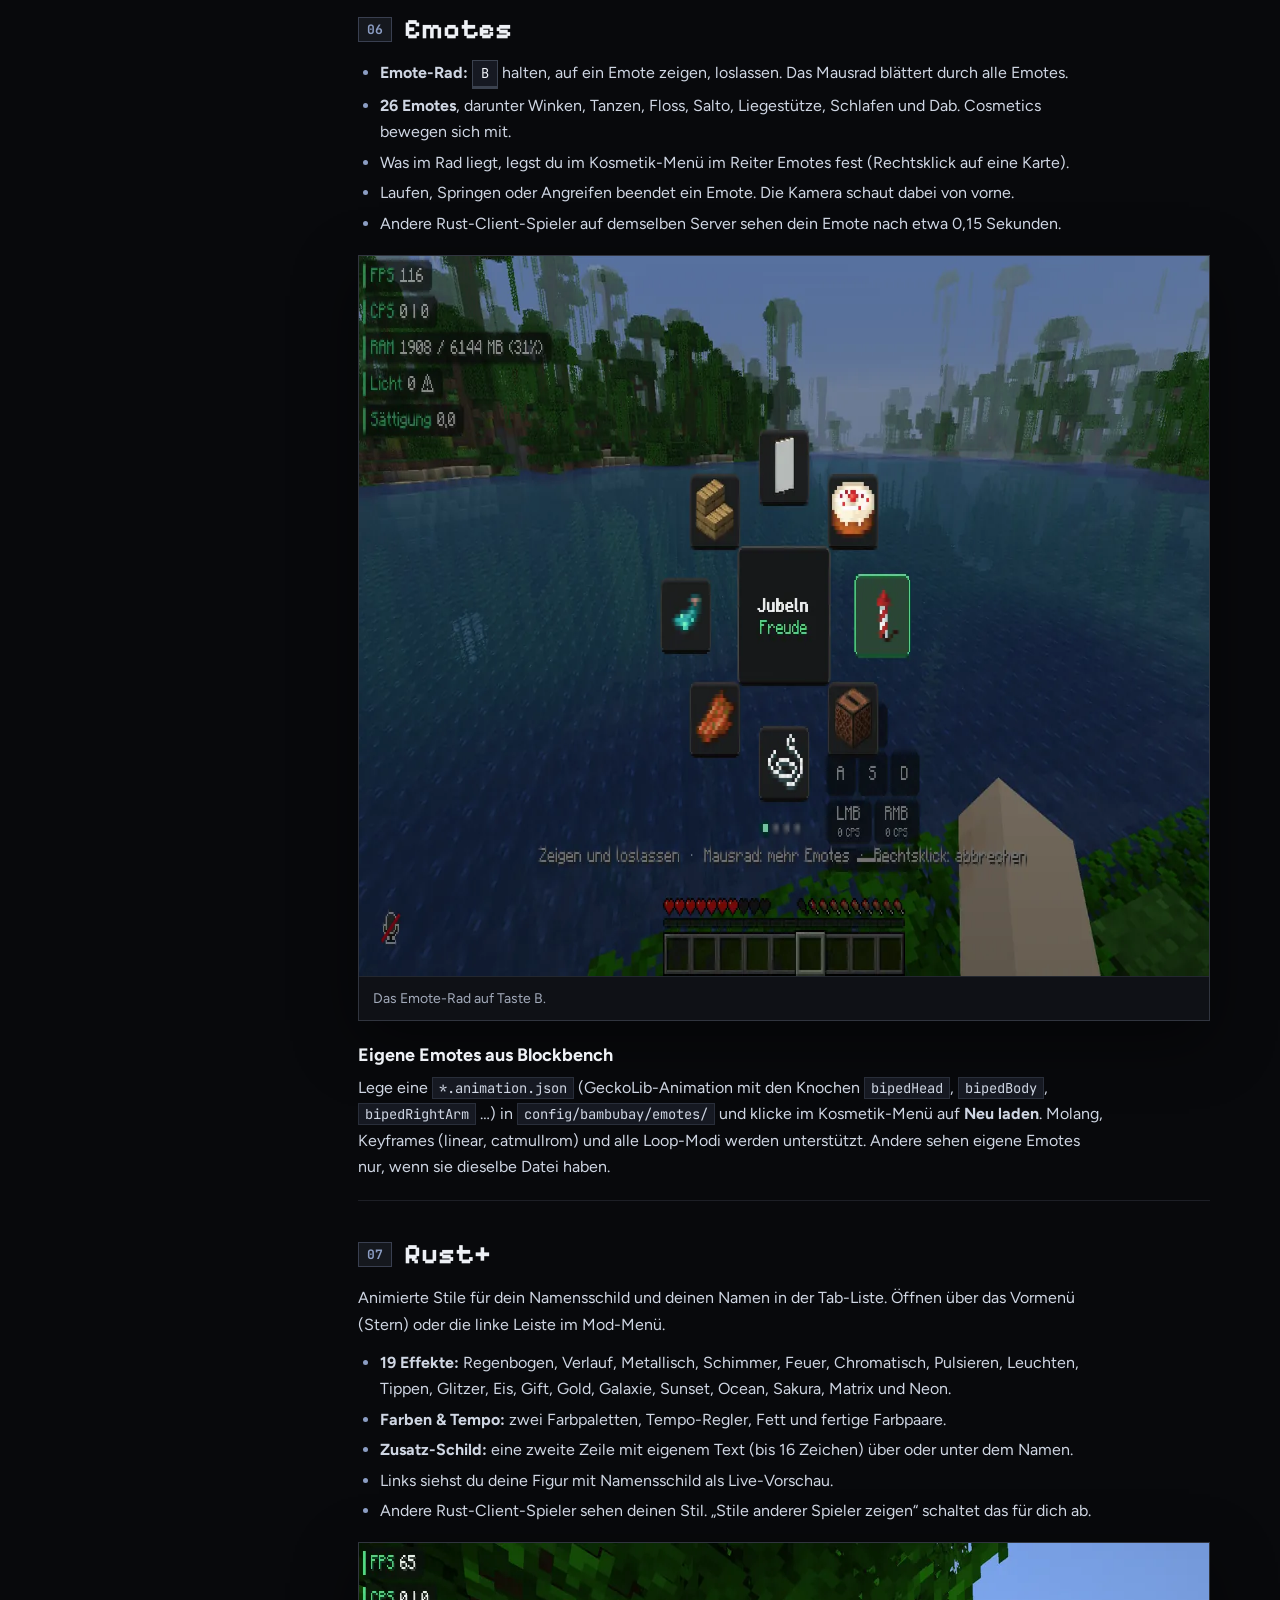
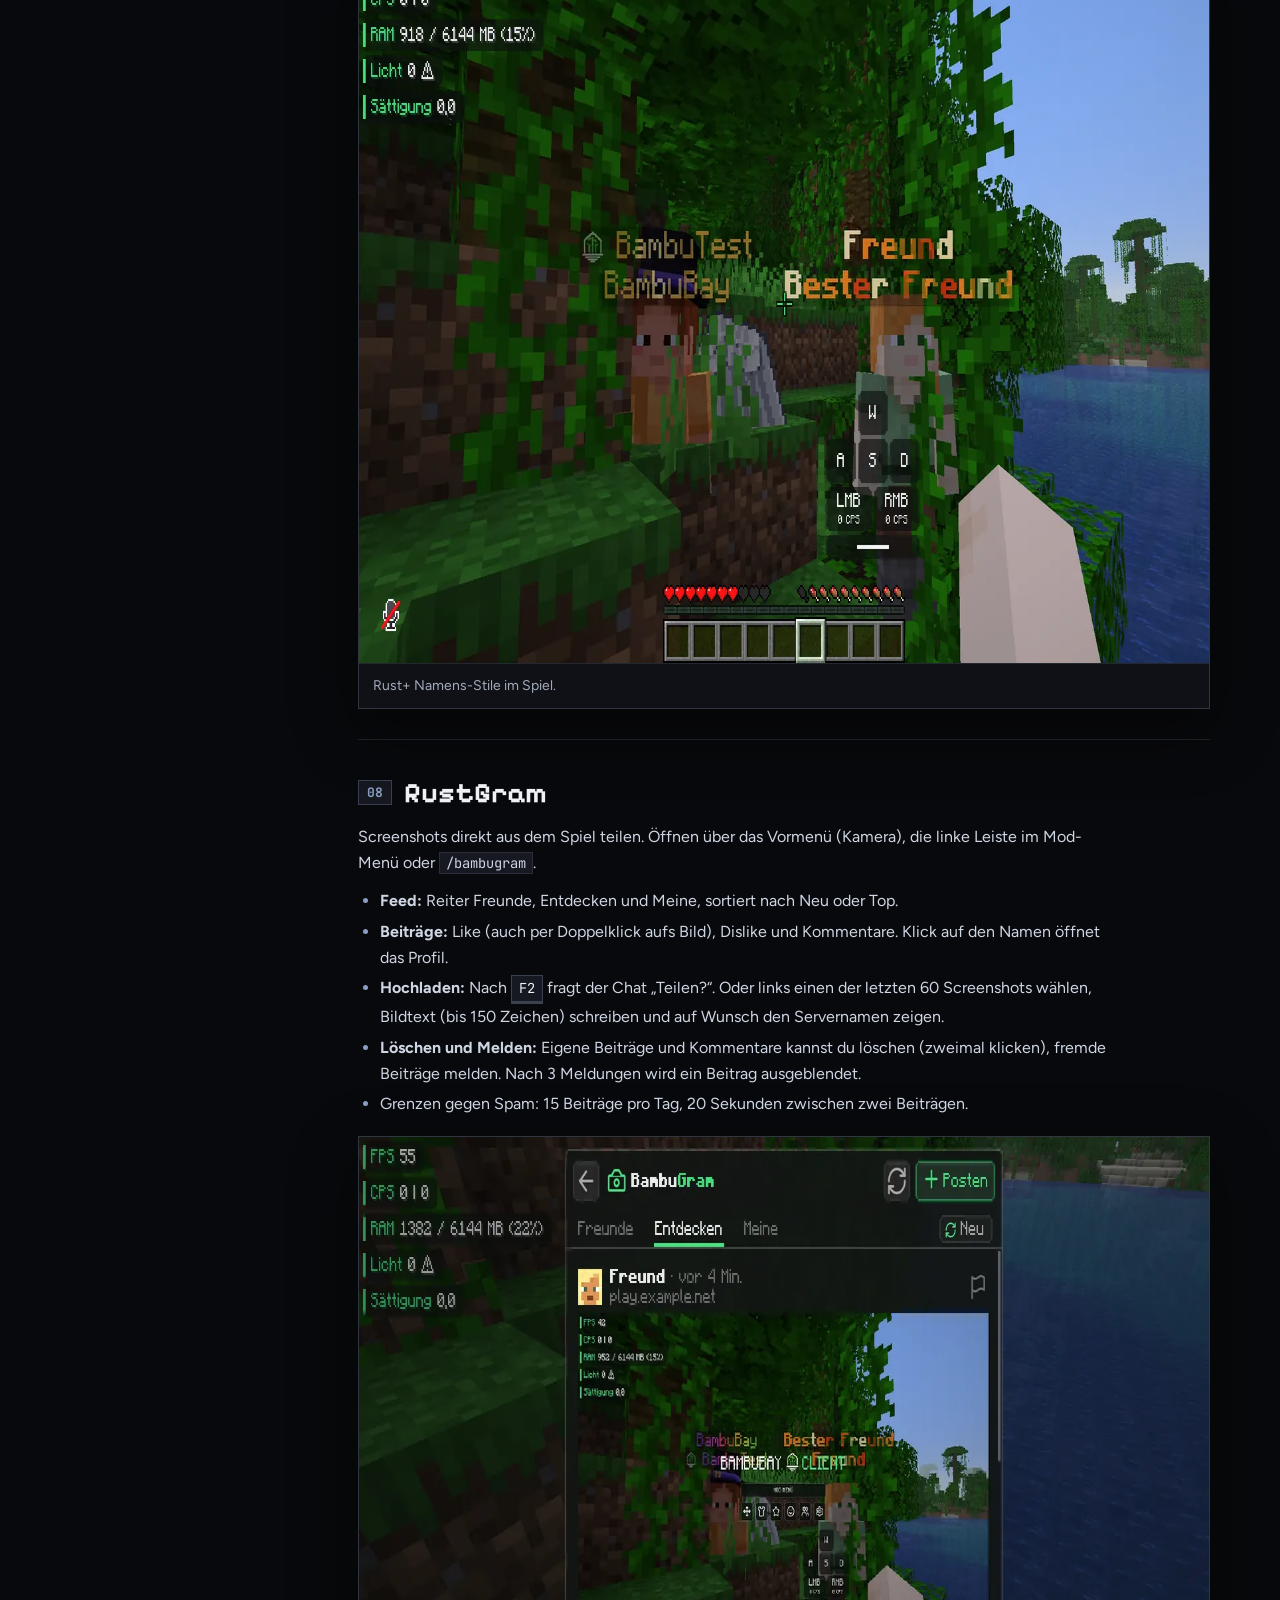
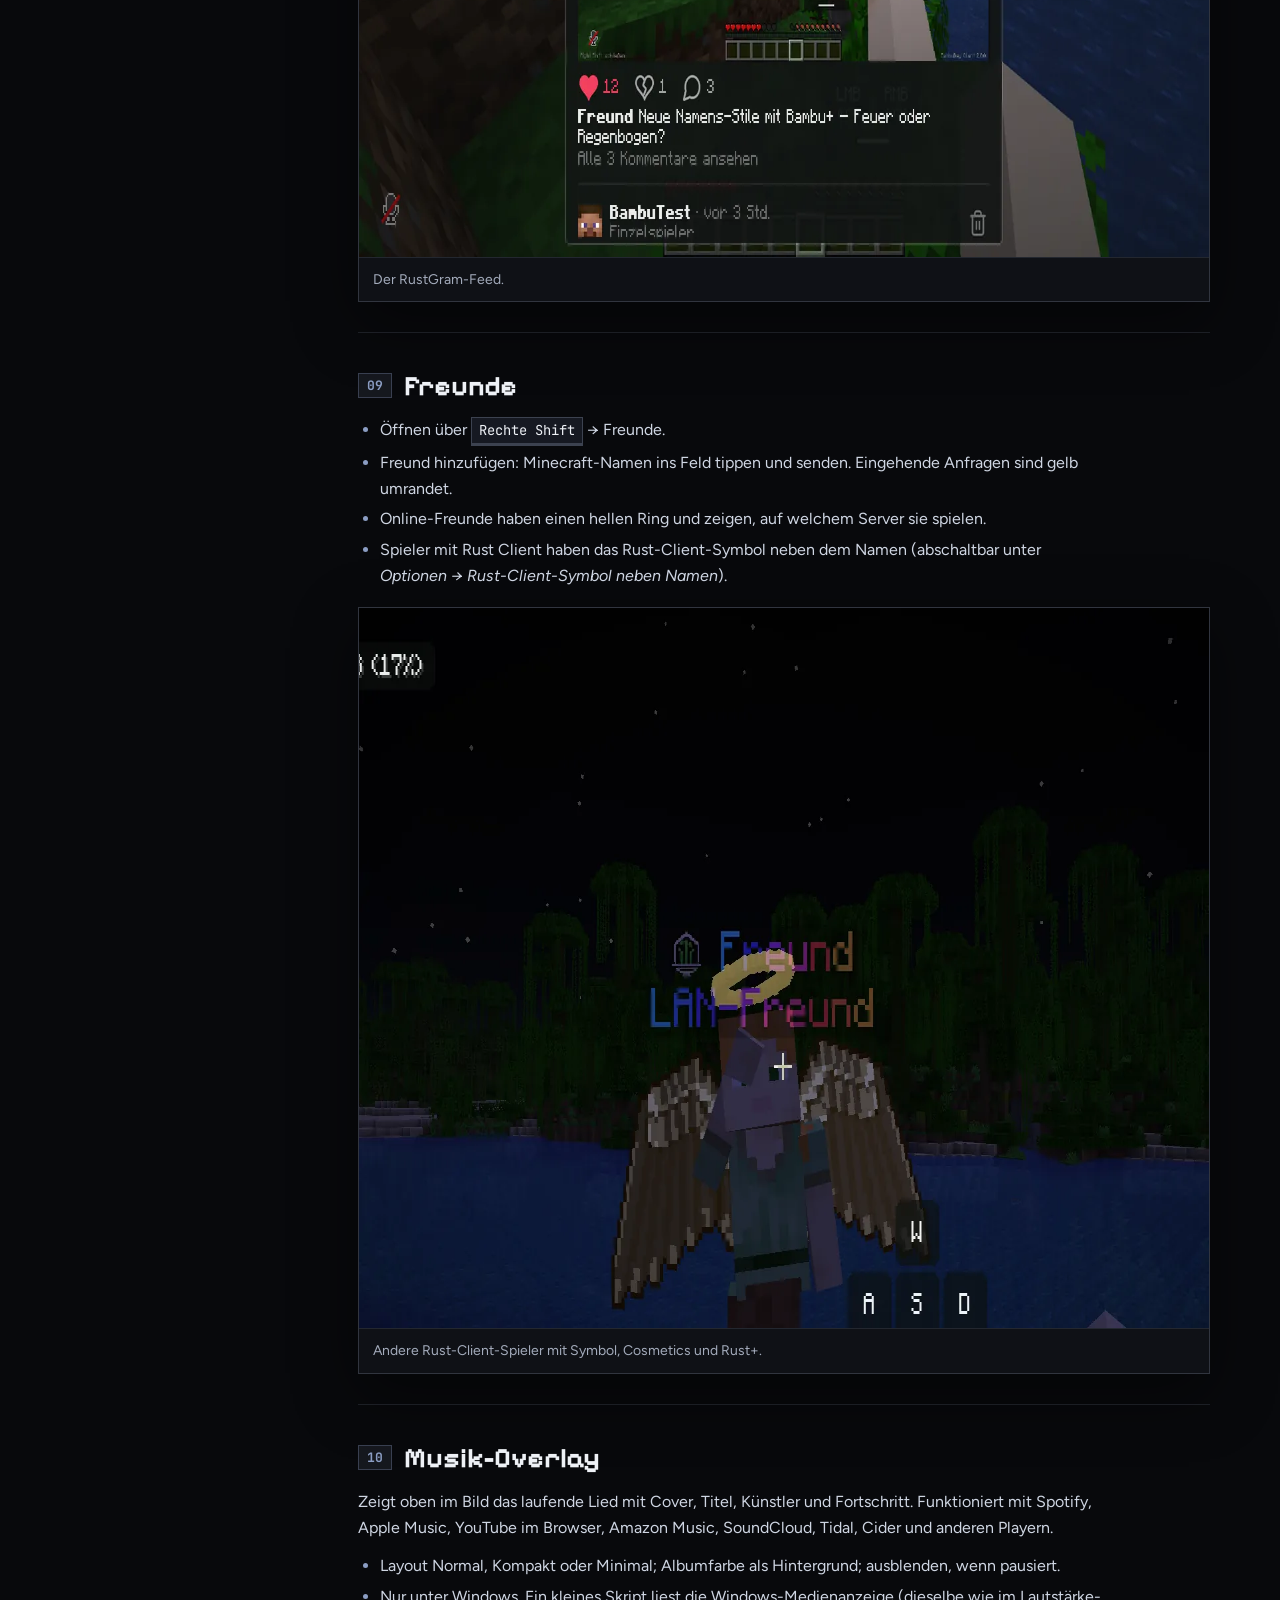
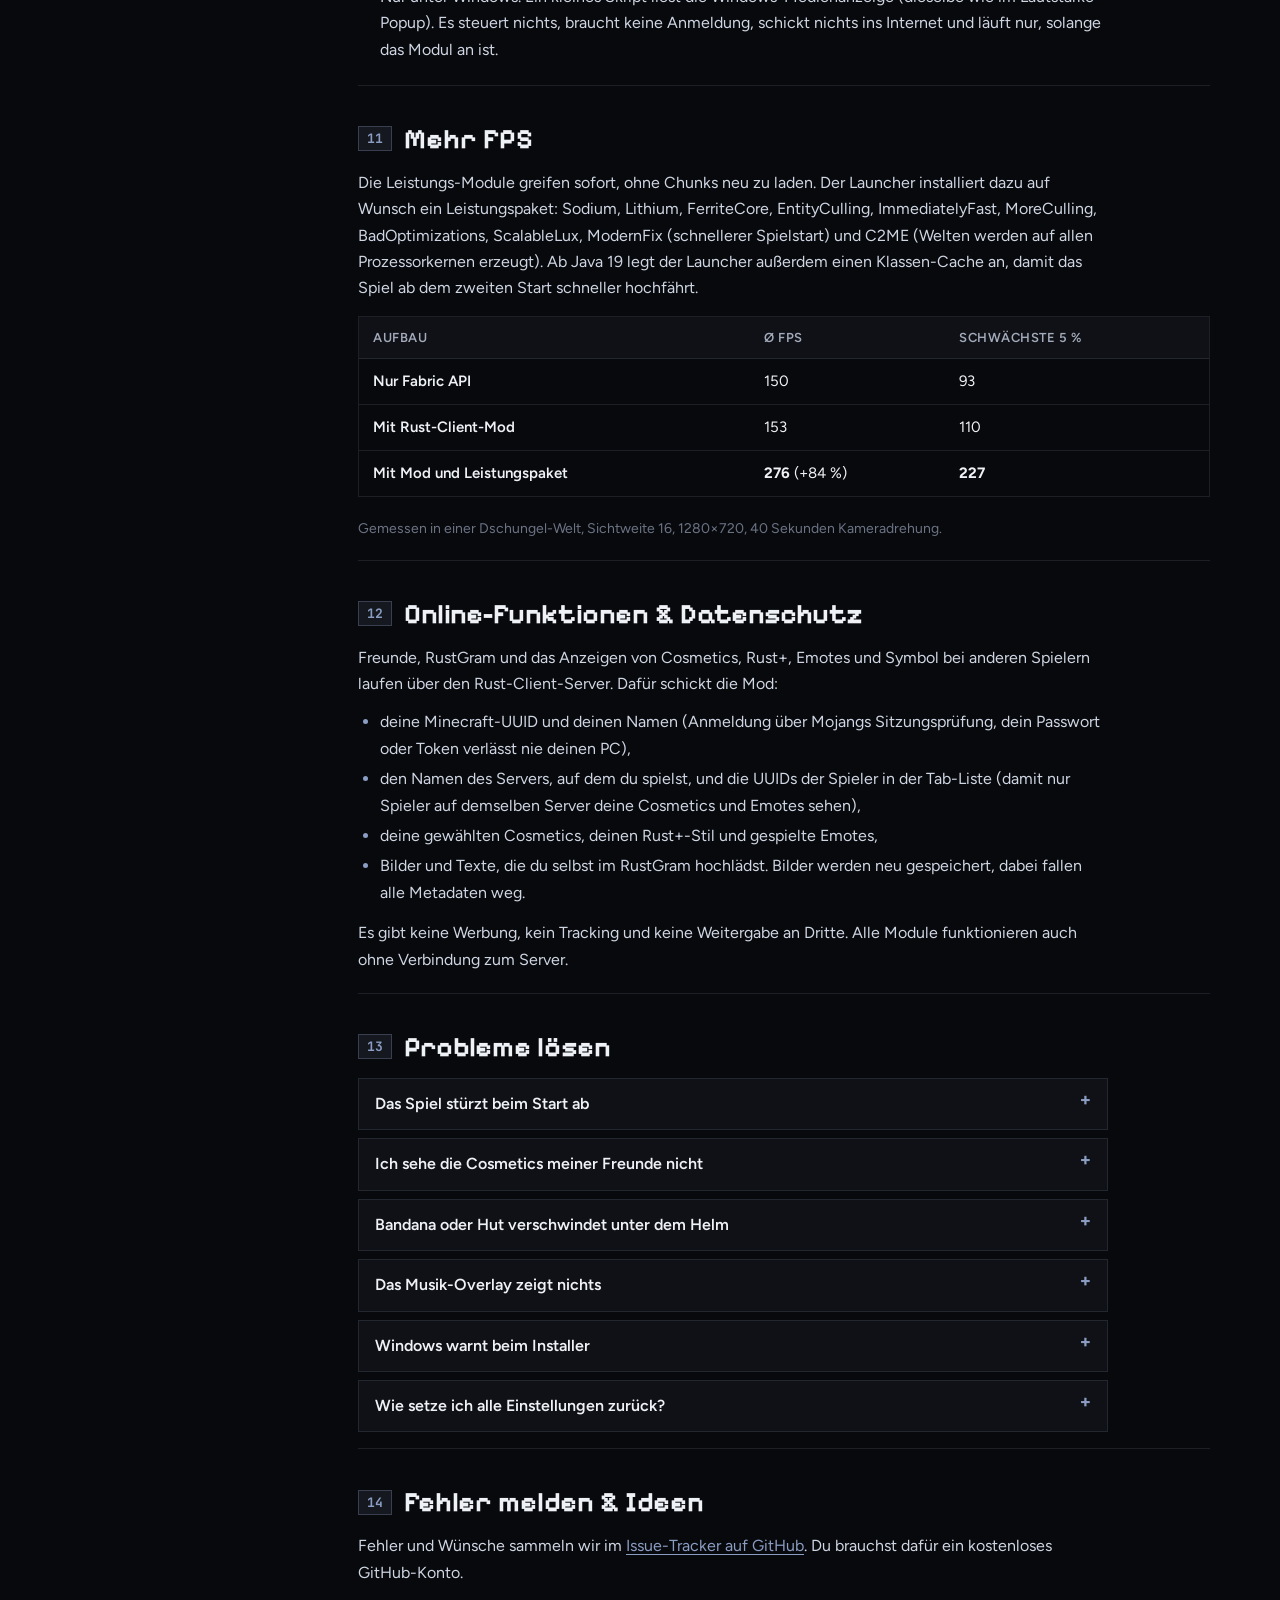
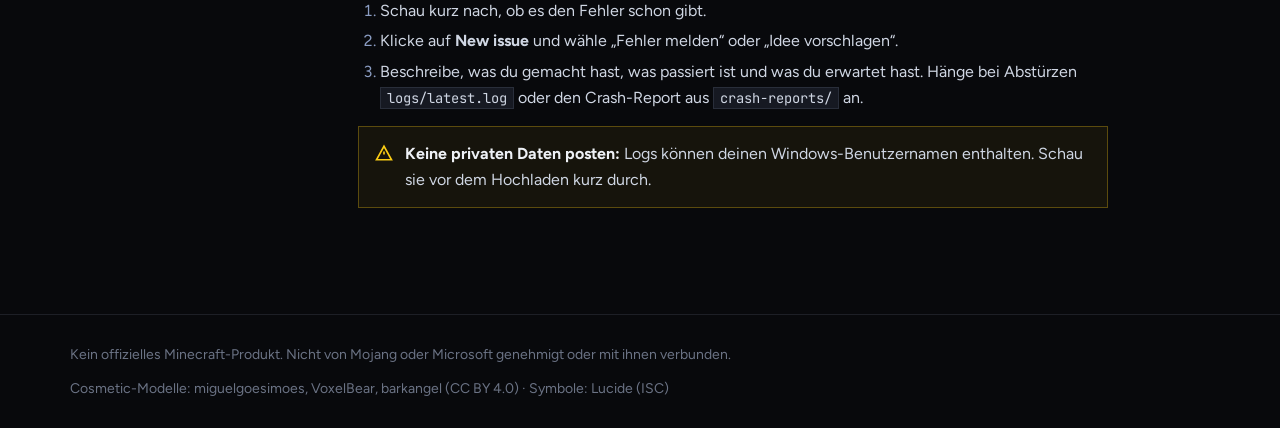
<file: wiki/index.html>
<!doctype html>
<html lang="de">
<head>
<meta charset="utf-8">
<meta name="viewport" content="width=device-width,initial-scale=1,viewport-fit=cover">
<title>Rust Client Wiki</title>
<meta name="description" content="Anleitung für den Rust Client: Installation, Tasten, alle Module, Cosmetics, Emotes, Rust+, RustGram und Hilfe bei Problemen.">
<link rel="icon" href="../assets/logo.png">
<link rel="preconnect" href="https://fonts.googleapis.com">
<link rel="preconnect" href="https://fonts.gstatic.com" crossorigin>
<link rel="stylesheet" href="https://fonts.googleapis.com/css2?family=Pixelify+Sans:wght@400;600;700&family=Figtree:wght@400;500;600;700&family=JetBrains+Mono:wght@500;700&display=swap">
<style>
/* Wiki im Stil der Startseite: nächtlicher Bambuswald, links Inhaltsverzeichnis, rechts Text. */
:root {
  color-scheme: dark;
  --night: #08090c;
  --forest: #0f1116;
  --moss: #161922;
  --line: rgba(180, 195, 225, .12);
  --line-strong: rgba(180, 195, 225, .24);
  --leaf: #8b9dc3;
  --leaf-deep: #535e75;
  --sun: #facc15;
  --text: #eef1f6;
  --muted: #a3abbb;
  --dim: #6b7385;
  --font-pixel: "Pixelify Sans", "Courier New", monospace;
  --font-body: "Figtree", "Segoe UI", system-ui, sans-serif;
  --font-mono: "JetBrains Mono", ui-monospace, "Consolas", monospace;
}
* { box-sizing: border-box; }
html { scroll-behavior: smooth; scroll-padding-top: 84px; }
body { margin: 0; background: var(--night); color: var(--text); font: 400 16px/1.65 var(--font-body); overflow-x: hidden; }
body::before { content: ""; position: fixed; inset: 0; pointer-events: none; z-index: -1;
  background: radial-gradient(900px 500px at 85% -10%, rgba(139, 157, 195, .10), transparent 60%),
              radial-gradient(700px 500px at -10% 30%, rgba(139, 157, 195, .10), transparent 60%); }
a { color: var(--leaf); text-decoration-thickness: 1px; text-underline-offset: 3px; }
img { max-width: 100%; display: block; }
:focus-visible { outline: 2px solid var(--leaf); outline-offset: 3px; border-radius: 0; }
h1, h2, h3 { text-wrap: balance; margin: 0; line-height: 1.2; }
code, kbd { font-family: var(--font-mono); font-size: .86em; }
code { background: var(--moss); border: 1px solid var(--line); padding: 1px 6px; border-radius: 0; overflow-wrap: anywhere; }
kbd { display: inline-block; min-width: 1.9em; text-align: center; padding: 1px 7px; border-radius: 0; background: var(--moss);
  border: 1px solid var(--line-strong); border-bottom-width: 3px; color: var(--text); }

.nav { position: sticky; top: 0; z-index: 10; backdrop-filter: blur(14px); background: rgba(5, 13, 9, .78); border-bottom: 1px solid var(--line); }
.nav .in { max-width: 1180px; margin: 0 auto; padding: 12px 20px; display: flex; align-items: center; gap: 18px; }
.brand { display: flex; align-items: center; gap: 10px; text-decoration: none; color: var(--text); font: 700 20px var(--font-pixel); }
.brand img { width: 30px; height: 30px; }
.brand b { color: var(--leaf); font-weight: 700; }
.brand small { font: 600 12px var(--font-body); color: var(--dim); letter-spacing: .08em; text-transform: uppercase; margin-left: 4px; }
.nav .links { margin-left: auto; display: flex; gap: 8px; }
.btn { display: inline-flex; align-items: center; gap: 8px; padding: 8px 14px; border-radius: 0; text-decoration: none; font-weight: 600; font-size: 14px;
  color: var(--text); border: 1px solid var(--line-strong); background: var(--forest); }
.btn:hover { border-color: var(--leaf); }
.btn-leaf { background: var(--leaf); color: #0b0e14; border-color: var(--leaf); }
.btn-leaf:hover { background: #a9b7d6; }

.layout { max-width: 1180px; margin: 0 auto; padding: 32px 20px 80px; display: grid; grid-template-columns: 240px minmax(0, 1fr); gap: 48px; }
.toc { position: sticky; top: 84px; align-self: start; max-height: calc(100vh - 100px); overflow: auto; padding-right: 6px; }
.toc p { font: 600 12px var(--font-body); letter-spacing: .1em; text-transform: uppercase; color: var(--dim); margin: 0 0 10px; }
.toc a { display: block; padding: 6px 10px; border-radius: 0; color: var(--muted); text-decoration: none; font-size: 15px; border-left: 2px solid transparent; }
.toc a:hover { color: var(--text); background: var(--forest); }
.toc a.on { color: var(--leaf); border-left-color: var(--leaf); background: rgba(139, 157, 195, .06); }

.hero { padding: 8px 0 28px; border-bottom: 1px solid var(--line); margin-bottom: 8px; }
.eyebrow { display: inline-flex; align-items: center; gap: 8px; font-size: 13px; font-weight: 600; color: var(--leaf); letter-spacing: .06em; text-transform: uppercase; }
.hero h1 { font: 700 clamp(34px, 5vw, 52px) var(--font-pixel); margin: 10px 0 12px; }
.hero p { color: var(--muted); max-width: 62ch; font-size: 18px; }
.search { margin-top: 20px; position: relative; max-width: 460px; }
.search input { width: 100%; padding: 12px 14px 12px 40px; border-radius: 0; border: 1px solid var(--line-strong); background: var(--forest);
  color: var(--text); font: inherit; }
.search input:focus { outline: none; border-color: var(--leaf); box-shadow: 0 0 0 3px rgba(139, 157, 195, .15); }
.search svg { position: absolute; left: 13px; top: 50%; translate: 0 -50%; color: var(--dim); }
.search .hint { font-size: 13px; color: var(--dim); margin-top: 6px; min-height: 1.4em; }

section.doc { padding: 36px 0 8px; }
section.doc + section.doc { border-top: 1px solid var(--line); }
section.doc h2 { font: 700 28px var(--font-pixel); margin-bottom: 14px; display: flex; align-items: center; gap: 12px; }
section.doc h2 .n { font: 700 13px var(--font-mono); color: var(--leaf); background: rgba(139, 157, 195, .1); border: 1px solid rgba(139, 157, 195, .3);
  padding: 3px 8px; border-radius: 0; }
section.doc h3 { font-size: 18px; margin: 24px 0 8px; }
section.doc p { margin: 0 0 12px; color: #cfd6e3; max-width: 75ch; }
section.doc ul, section.doc ol { margin: 0 0 14px; padding-left: 22px; color: #cfd6e3; max-width: 75ch; }
section.doc li { margin: 4px 0; }
section.doc li::marker { color: var(--leaf); }
.shot { margin: 18px 0 22px; border-radius: 0; overflow: hidden; border: 1px solid var(--line-strong); box-shadow: 0 20px 60px rgba(0, 0, 0, .45); }
.shot figcaption { padding: 10px 14px; font-size: 14px; color: var(--muted); background: var(--forest); border-top: 1px solid var(--line); }

.cards { display: grid; grid-template-columns: repeat(auto-fit, minmax(230px, 1fr)); gap: 12px; margin: 16px 0 20px; }
.card { padding: 16px; border-radius: 0; background: var(--forest); border: 1px solid var(--line); }
.card h4 { margin: 0 0 6px; font-size: 16px; }
.card p { margin: 0; font-size: 14px; color: var(--muted); }
.card .tag { display: inline-block; font: 700 11px var(--font-mono); letter-spacing: .08em; color: var(--leaf); margin-bottom: 8px; }

.table-wrap { overflow-x: auto; margin: 14px 0 20px; border: 1px solid var(--line); border-radius: 0; }
table { border-collapse: collapse; width: 100%; font-size: 15px; }
th, td { text-align: left; vertical-align: top; padding: 10px 14px; border-bottom: 1px solid var(--line); }
th { background: var(--forest); color: var(--muted); font-weight: 600; font-size: 13px; letter-spacing: .04em; text-transform: uppercase; white-space: nowrap; }
tr:last-child td { border-bottom: 0; }
td:first-child { white-space: nowrap; font-weight: 600; }

.note { display: flex; gap: 12px; padding: 14px 16px; border-radius: 0; margin: 14px 0 18px; background: rgba(139, 157, 195, .06);
  border: 1px solid rgba(139, 157, 195, .25); color: #cfd6e3; max-width: 75ch; }
.note.warn { background: rgba(250, 204, 21, .06); border-color: rgba(250, 204, 21, .3); }
.note b { color: var(--text); }
.note svg { flex: none; margin-top: 3px; color: var(--leaf); }
.note.warn svg { color: var(--sun); }

details { border: 1px solid var(--line); border-radius: 0; background: var(--forest); margin: 8px 0; max-width: 75ch; }
summary { cursor: pointer; padding: 12px 16px; font-weight: 600; list-style: none; display: flex; justify-content: space-between; gap: 12px; }
summary::-webkit-details-marker { display: none; }
summary::after { content: "+"; color: var(--leaf); font: 700 18px var(--font-mono); line-height: 1; }
details[open] summary::after { content: "–"; }
details > div { padding: 0 16px 14px; color: var(--muted); }
details > div p { color: var(--muted); }

mark { background: rgba(139, 157, 195, .28); color: var(--text); border-radius: 0; }
.hidden { display: none !important; }
footer { border-top: 1px solid var(--line); color: var(--dim); font-size: 14px; }
footer .in { max-width: 1180px; margin: 0 auto; padding: 28px 20px; display: flex; flex-wrap: wrap; gap: 10px 24px; justify-content: space-between; }

@media (max-width: 860px) {
  .layout { grid-template-columns: 1fr; gap: 0; padding-top: 20px; }
  .toc { position: static; max-height: none; display: flex; gap: 6px; overflow-x: auto; padding-bottom: 10px; margin: 0 -16px 8px; padding-inline: 16px; }
  .toc p { display: none; }
  .toc a { white-space: nowrap; border: 1px solid var(--line); border-left-width: 1px; }
  .toc a.on { border-color: var(--leaf); }
  .nav .links .btn:not(.btn-leaf) { display: none; }
  .layout, .nav .in, footer .in { padding-inline: 16px; }
}
@media (prefers-reduced-motion: reduce) { html { scroll-behavior: auto; } }
</style>
</head>
<body>

<header class="nav">
  <div class="in">
    <a class="brand" href="../"><img src="../assets/logo.png" alt=""><span>Rust <b>Client</b></span><small>Wiki</small></a>
    <nav class="links" aria-label="Seiten">
      <a class="btn" href="https://github.com/dynxytghg-max/dynxytghg-max.github.io/issues">Fehler melden</a>
      <a class="btn btn-leaf" href="../#download">Download</a>
    </nav>
  </div>
</header>

<div class="layout">
  <nav class="toc" aria-label="Inhalt">
    <p>Inhalt</p>
    <a href="#installation">Installation</a>
    <a href="#bedienung">Bedienung &amp; Tasten</a>
    <a href="#module">Module</a>
    <a href="#hud">HUD-Editor</a>
    <a href="#cosmetics">Cosmetics</a>
    <a href="#emotes">Emotes</a>
    <a href="#bambuplus">Rust+</a>
    <a href="#bambugram">RustGram</a>
    <a href="#freunde">Freunde</a>
    <a href="#musik">Musik-Overlay</a>
    <a href="#leistung">Mehr FPS</a>
    <a href="#datenschutz">Online &amp; Datenschutz</a>
    <a href="#probleme">Probleme lösen</a>
    <a href="#melden">Fehler melden</a>
  </nav>

  <main>
    <div class="hero">
      <span class="eyebrow">Minecraft 1.21.4 – 1.21.11 · Fabric</span>
      <h1>Rust Client Wiki</h1>
      <p>Alles, was du über den Rust Client wissen musst: installieren, bedienen, alle Module, Cosmetics, Emotes und was du tun kannst, wenn etwas nicht klappt.</p>
      <div class="search">
        <svg width="18" height="18" viewBox="0 0 24 24" fill="none" stroke="currentColor" stroke-width="2.2" stroke-linecap="round" aria-hidden="true"><circle cx="11" cy="11" r="7"/><path d="m20 20-3.5-3.5"/></svg>
        <input id="q" type="search" placeholder="Im Wiki suchen, z. B. Zoom, Umhang, Emote …" aria-label="Im Wiki suchen" autocomplete="off">
        <div class="hint" id="hint" aria-live="polite"></div>
      </div>
    </div>

    <section class="doc" id="installation">
      <h2><span class="n">01</span>Installation</h2>
      <h3>Mit dem Rust Client Launcher (empfohlen)</h3>
      <ol>
        <li>Lade den Launcher auf der <a href="../#download">Startseite</a> herunter und entpacke die ZIP.</li>
        <li>Starte das Setup. Warnt Windows SmartScreen, klicke auf „Weitere Informationen“ und dann „Trotzdem ausführen“ (der Installer ist nicht signiert).</li>
        <li>Melde dich im Launcher mit deinem Microsoft-Konto an und klicke auf <b>Spielen</b>.</li>
      </ol>
      <p>Der Launcher lädt Minecraft, Fabric, Fabric API und die Rust-Client-Mod automatisch und hält alles aktuell. Dazu kommt auf Wunsch ein Leistungspaket (siehe <a href="#leistung">Mehr FPS</a>).</p>
      <h3>Nur die Mod (Modrinth, Prism, CurseForge-App …)</h3>
      <ol>
        <li>Installiere <b>Fabric Loader</b> für deine Minecraft-Version (<b>1.21.4 bis 1.21.11</b>). Im Download-ZIP liegt für jede Version die passende Jar – nimm genau eine.</li>
        <li>Lege <b>Fabric API</b> und die <code>BambuBayClient-….jar</code> in den Ordner <code>mods</code> deines Profils.</li>
        <li>Starte das Spiel. Die <kbd>Rechte Shift</kbd>-Taste öffnet das Rust-Client-Menü.</li>
      </ol>
      <div class="note"><svg width="18" height="18" viewBox="0 0 24 24" fill="none" stroke="currentColor" stroke-width="2.2" aria-hidden="true"><circle cx="12" cy="12" r="9"/><path d="M12 8v5M12 16h.01"/></svg>
        <span><b>Voraussetzungen:</b> Java 21 (bringt der Launcher selbst mit), Minecraft Java Edition 1.21.4 bis 1.21.11. Die Mod läuft nur auf dem Client; Server brauchen nichts zu installieren.</span></div>
    </section>

    <section class="doc" id="bedienung">
      <h2><span class="n">02</span>Bedienung &amp; Tasten</h2>
      <div class="table-wrap"><table>
        <thead><tr><th>Taste</th><th>Was passiert</th></tr></thead>
        <tbody>
          <tr><td><kbd>Rechte Shift</kbd></td><td>Vormenü: Mod-Menü, HUD-Editor, Kosmetik, Rust+, RustGram, Freunde und Optionen</td></tr>
          <tr><td><kbd>B</kbd> halten</td><td>Emote-Rad: auf ein Emote zeigen und loslassen. Mausrad blättert.</td></tr>
          <tr><td><kbd>C</kbd> halten</td><td>Zoom (Mausrad ändert die Stärke)</td></tr>
          <tr><td><kbd>Links-Alt</kbd> halten</td><td>Schnellansicht: Kamera frei drehen, ohne die Laufrichtung zu ändern</td></tr>
          <tr><td><kbd>F2</kbd></td><td>Screenshot; danach fragt der Chat, ob du ihn im RustGram teilen willst</td></tr>
          <tr><td><code>/bambugram</code></td><td>öffnet RustGram direkt</td></tr>
        </tbody>
      </table></div>
      <p>Alle Tasten änderst du unter <i>Optionen → Steuerung → Rust Client</i>.</p>
      <h3>Das Mod-Menü</h3>
      <ul>
        <li><b>Klick auf eine Karte</b> oder den Schalter schaltet ein Modul an oder aus. Aktive Module sind weiß hervorgehoben.</li>
        <li><b>Zahnrad oder Rechtsklick</b> öffnet die Einstellungen des Moduls, mit Vorschau bei HUD-Elementen.</li>
        <li><b>Einfach lostippen</b> zum Suchen. Die Suche verzeiht Tippfehler, versteht englische Begriffe (<i>brightness</i>, <i>coords</i>) und findet Module auch über ihre Einstellungen. <kbd>Enter</kbd> öffnet den ersten Treffer.</li>
        <li>Die Menügröße stellst du unter <i>Optionen → Menügröße</i> ein (Klein, Normal, Groß, Wie Minecraft).</li>
      </ul>
      <figure class="shot"><img src="../assets/game-new-menu.webp" alt="Das Rust Client Mod-Menü mit Modul-Karten und Schaltern" loading="lazy" width="1280" height="720"><figcaption>Das Mod-Menü: Karten mit Schalter, Zahnrad für Einstellungen, Suche oben.</figcaption></figure>
      <p>Alle Einstellungen liegen in <code>config/bambubay/config.json</code>. Ist die Datei kaputt, sichert die Mod sie als <code>.broken</code> und startet mit Standardwerten.</p>
    </section>

    <section class="doc" id="module">
      <h2><span class="n">03</span>Module</h2>
      <p>78 Module in sieben Kategorien. Keines verschafft einen unfairen Vorteil: Es gibt keine Reichweiten-, Auto-Klick-, X-Ray- oder Durch-Wände-Funktionen.</p>
      <div class="table-wrap"><table>
        <thead><tr><th>Kategorie</th><th>Module</th></tr></thead>
        <tbody>
          <tr><td>HUD</td><td>FPS, CPS, Ping, TPS, Uhr, Minecraft-Uhr, Blickrichtung, Blickinfo, Inventar, Musik-Overlay, Tempo, Koordinaten, Kompass, Biom, Keystrokes, Rüstung, Tränke, Zielanzeige, Item-Zähler, Combo, Reichweite, Server, Spieler online, Sitzung, RAM, Lichtlevel, Tageszähler</td></tr>
          <tr><td>Optik</td><td>Fullbright, Nachtsicht ohne Flackern, Hand ausblenden, Low Fire, Zeit ändern, klares Wetter, Scoreboard, Bossleiste, Titel-Größe, Overlays (Kürbis, Frost, Portal, Totem-Animation …), Block-Umrandung</td></tr>
          <tr><td>PvP</td><td>Crosshair mit Pixel-Editor, Treffer-Partikel, Treffer-Sound, Kill-Effekt, kein Schadens-Wackeln, festes Sichtfeld, Toggle Sprint, Item-Ansicht, Abklingzeiten, Bogen-Spannung, Sättigung, Kills, Totem-Zähler, Leben-Warnung, Treffer-Richtung, Rüstungs-Warnung, Hitboxen, Schnellansicht, Ping in Zahlen</td></tr>
          <tr><td>Chat</td><td>Chat-Verbesserungen (Uhrzeit, doppelte zusammenfassen), Auto-GG, Erwähnungen, Namensschutz, Wortfilter</td></tr>
          <tr><td>Komfort</td><td>Zoom, Auto-Reconnect, Trennen bestätigen, Auto-Respawn, Todespunkt, Haltbarkeit im Tooltip</td></tr>
          <tr><td>Leistung</td><td>Entity-Culling, Blockentity-Culling, Partikel-Limit, Hintergrund-FPS, kein Menü-Blur, keine Wolken</td></tr>
          <tr><td>Client</td><td>Einstellungen, Emotes, Kosmetik, Rust+</td></tr>
        </tbody>
      </table></div>
      <h3>Neu in 2.0</h3>
      <div class="cards">
        <div class="card"><span class="tag">HUD</span><h4>Blickinfo</h4><p>Zeigt den Block oder das Wesen, auf das du schaust, mit Leben bei Mobs.</p></div>
        <div class="card"><span class="tag">HUD</span><h4>Inventar</h4><p>Dein Inventar als kleines Raster im Bild.</p></div>
        <div class="card"><span class="tag">OPTIK</span><h4>Nachtsicht ohne Flackern</h4><p>Kein Blinken mehr, wenn der Nachtsicht-Trank ausläuft.</p></div>
        <div class="card"><span class="tag">OPTIK</span><h4>Hand ausblenden</h4><p>Nur die leere Hand oder Hand und Items, praktisch für Screenshots.</p></div>
      </div>
    </section>

    <section class="doc" id="hud">
      <h2><span class="n">04</span>HUD-Editor</h2>
      <ul>
        <li>Öffnen über das Vormenü (<kbd>Rechte Shift</kbd> → HUD-Editor).</li>
        <li>Elemente mit der Maus ziehen, mit dem <b>Mausrad</b> die Größe ändern.</li>
        <li>Elemente, die du nicht verschoben hast, stapeln sich links automatisch, ohne sich zu überlappen.</li>
        <li>Unter <i>Aussehen</i> hat jedes Element: Ecken abrunden, Deckkraft des Hintergrunds und einen Farbstreifen links.</li>
      </ul>
      <figure class="shot"><img src="../assets/game-hud-editor.webp" alt="HUD-Editor mit verschiebbaren Anzeigen" loading="lazy" width="1280" height="720"><figcaption>Der HUD-Editor.</figcaption></figure>
    </section>

    <section class="doc" id="cosmetics">
      <h2><span class="n">05</span>Cosmetics</h2>
      <p>Über 40 Cosmetics, alle kostenlos: Hüte, Mützen, Bandanas in 11 Farben, Kronen, Flügel, Begleiter (echte Minecraft-Tiere: Panda, Katze, Fuchs, Axolotl, Biene) und animierte HD-Umhänge. Öffnen über <kbd>Rechte Shift</kbd> → Kosmetik.</p>
      <ul>
        <li><b>Klick</b> auf eine Karte legt an oder ab. <b>Darüberfahren</b> zeigt das Cosmetic zur Probe an deiner Figur (mit der Maus drehbar).</li>
        <li>Farbvarianten wählst du über die Punkte unter der Figur.</li>
        <li><b>Aufbau wie ein Shop:</b> links Empfohlen, Cosmetics (mit Umhängen, Rücken, Hüten, Bandanas, Begleitern), Emotes und Angelegt; rechts deine Figur zum Drehen (ziehen oder Pfeile).</li>
        <li><b>Suche:</b> einfach tippen. „Angelegt“ zeigt alles, was du trägst, und die Emotes in deinem Rad.</li>
        <li>Hüte und Bandanas sitzen <b>über dem Helm</b> und über 3D-Skin-Layers, Flügel und Begleiter über dem Brustpanzer. Einstellbar im Modul „Kosmetik“ unter „Über 3D-Skin-Layer legen“.</li>
        <li><b>Andere sehen sie:</b> Alle Spieler mit Rust Client auf demselben Server sehen deine Cosmetics, auch in LAN-Welten.</li>
      </ul>
      <figure class="shot"><img src="../assets/game-armor-cosmetics.webp" alt="Bandana und Hut über einem Diamanthelm" loading="lazy" width="1280" height="720"><figcaption>Cosmetics über der Rüstung.</figcaption></figure>
      <h3>Eigene Umhänge</h3>
      <ol>
        <li>Lege ein Bild in <code>config/bambubay/capes/</code> (PNG, JPG oder animiertes GIF).</li>
        <li>Klicke im Kosmetik-Menü auf <b>Neu laden</b>.</li>
      </ol>
      <p>Erkannt werden komplette Umhang-Texturen (64×32-Aufteilung), nur der Umhang-Teil (22×17) oder ein normales Bild, das zugeschnitten wird. Eigene Umhänge siehst nur du.</p>
      <h3>Community-Capes (für alle sichtbar)</h3>
      <ol>
        <li>Öffne im Rust Client Launcher den Tab <b>Capes</b>.</li>
        <li><b>Hochladen</b>: PNG im Minecraft-Cape-Format (64×32, 128×64 …), bis zu 10 Capes pro Spieler.</li>
        <li>Capes anderer Spieler speicherst du mit dem <b>Herz</b> als Favorit, ein <b>Klick</b> legt ein Cape an.</li>
      </ol>
      <p>Angelegte Community-Capes sehen alle Spieler mit Rust Client im Spiel. Unpassende Capes kannst du melden – nach mehreren Meldungen werden sie ausgeblendet.</p>
    </section>

    <section class="doc" id="emotes">
      <h2><span class="n">06</span>Emotes</h2>
      <ul>
        <li><b>Emote-Rad:</b> <kbd>B</kbd> halten, auf ein Emote zeigen, loslassen. Das Mausrad blättert durch alle Emotes.</li>
        <li><b>26 Emotes</b>, darunter Winken, Tanzen, Floss, Salto, Liegestütze, Schlafen und Dab. Cosmetics bewegen sich mit.</li>
        <li>Was im Rad liegt, legst du im Kosmetik-Menü im Reiter Emotes fest (Rechtsklick auf eine Karte).</li>
        <li>Laufen, Springen oder Angreifen beendet ein Emote. Die Kamera schaut dabei von vorne.</li>
        <li>Andere Rust-Client-Spieler auf demselben Server sehen dein Emote nach etwa 0,15 Sekunden.</li>
      </ul>
      <figure class="shot"><img src="../assets/game-emote-wheel.webp" alt="Das Emote-Rad" loading="lazy" width="1280" height="720"><figcaption>Das Emote-Rad auf Taste B.</figcaption></figure>
      <h3>Eigene Emotes aus Blockbench</h3>
      <p>Lege eine <code>*.animation.json</code> (GeckoLib-Animation mit den Knochen <code>bipedHead</code>, <code>bipedBody</code>, <code>bipedRightArm</code> …) in <code>config/bambubay/emotes/</code> und klicke im Kosmetik-Menü auf <b>Neu laden</b>. Molang, Keyframes (linear, catmullrom) und alle Loop-Modi werden unterstützt. Andere sehen eigene Emotes nur, wenn sie dieselbe Datei haben.</p>
    </section>

    <section class="doc" id="bambuplus">
      <h2><span class="n">07</span>Rust+</h2>
      <p>Animierte Stile für dein Namensschild und deinen Namen in der Tab-Liste. Öffnen über das Vormenü (Stern) oder die linke Leiste im Mod-Menü.</p>
      <ul>
        <li><b>19 Effekte:</b> Regenbogen, Verlauf, Metallisch, Schimmer, Feuer, Chromatisch, Pulsieren, Leuchten, Tippen, Glitzer, Eis, Gift, Gold, Galaxie, Sunset, Ocean, Sakura, Matrix und Neon.</li>
        <li><b>Farben &amp; Tempo:</b> zwei Farbpaletten, Tempo-Regler, Fett und fertige Farbpaare.</li>
        <li><b>Zusatz-Schild:</b> eine zweite Zeile mit eigenem Text (bis 16 Zeichen) über oder unter dem Namen.</li>
        <li>Links siehst du deine Figur mit Namensschild als Live-Vorschau.</li>
        <li>Andere Rust-Client-Spieler sehen deinen Stil. „Stile anderer Spieler zeigen“ schaltet das für dich ab.</li>
      </ul>
      <figure class="shot"><img src="../assets/game-plus-nametags.webp" alt="Spieler mit farbig animierten Namensschildern" loading="lazy" width="1280" height="720"><figcaption>Rust+ Namens-Stile im Spiel.</figcaption></figure>
    </section>

    <section class="doc" id="bambugram">
      <h2><span class="n">08</span>RustGram</h2>
      <p>Screenshots direkt aus dem Spiel teilen. Öffnen über das Vormenü (Kamera), die linke Leiste im Mod-Menü oder <code>/bambugram</code>.</p>
      <ul>
        <li><b>Feed:</b> Reiter Freunde, Entdecken und Meine, sortiert nach Neu oder Top.</li>
        <li><b>Beiträge:</b> Like (auch per Doppelklick aufs Bild), Dislike und Kommentare. Klick auf den Namen öffnet das Profil.</li>
        <li><b>Hochladen:</b> Nach <kbd>F2</kbd> fragt der Chat „Teilen?“. Oder links einen der letzten 60 Screenshots wählen, Bildtext (bis 150 Zeichen) schreiben und auf Wunsch den Servernamen zeigen.</li>
        <li><b>Löschen und Melden:</b> Eigene Beiträge und Kommentare kannst du löschen (zweimal klicken), fremde Beiträge melden. Nach 3 Meldungen wird ein Beitrag ausgeblendet.</li>
        <li>Grenzen gegen Spam: 15 Beiträge pro Tag, 20 Sekunden zwischen zwei Beiträgen.</li>
      </ul>
      <figure class="shot"><img src="../assets/game-gram-feed.webp" alt="Der RustGram-Feed mit Beiträgen" loading="lazy" width="1280" height="720"><figcaption>Der RustGram-Feed.</figcaption></figure>
    </section>

    <section class="doc" id="freunde">
      <h2><span class="n">09</span>Freunde</h2>
      <ul>
        <li>Öffnen über <kbd>Rechte Shift</kbd> → Freunde.</li>
        <li>Freund hinzufügen: Minecraft-Namen ins Feld tippen und senden. Eingehende Anfragen sind gelb umrandet.</li>
        <li>Online-Freunde haben einen hellen Ring und zeigen, auf welchem Server sie spielen.</li>
        <li>Spieler mit Rust Client haben das Rust-Client-Symbol neben dem Namen (abschaltbar unter <i>Optionen → Rust-Client-Symbol neben Namen</i>).</li>
      </ul>
      <figure class="shot"><img src="../assets/game-friends-visible.webp" alt="Zwei Spieler mit Rust-Client-Symbol und Cosmetics" loading="lazy" width="1280" height="720"><figcaption>Andere Rust-Client-Spieler mit Symbol, Cosmetics und Rust+.</figcaption></figure>
    </section>

    <section class="doc" id="musik">
      <h2><span class="n">10</span>Musik-Overlay</h2>
      <p>Zeigt oben im Bild das laufende Lied mit Cover, Titel, Künstler und Fortschritt. Funktioniert mit Spotify, Apple Music, YouTube im Browser, Amazon Music, SoundCloud, Tidal, Cider und anderen Playern.</p>
      <ul>
        <li>Layout Normal, Kompakt oder Minimal; Albumfarbe als Hintergrund; ausblenden, wenn pausiert.</li>
        <li>Nur unter Windows. Ein kleines Skript liest die Windows-Medienanzeige (dieselbe wie im Lautstärke-Popup). Es steuert nichts, braucht keine Anmeldung, schickt nichts ins Internet und läuft nur, solange das Modul an ist.</li>
      </ul>
    </section>

    <section class="doc" id="leistung">
      <h2><span class="n">11</span>Mehr FPS</h2>
      <p>Die Leistungs-Module greifen sofort, ohne Chunks neu zu laden. Der Launcher installiert dazu auf Wunsch ein Leistungspaket: Sodium, Lithium, FerriteCore, EntityCulling, ImmediatelyFast, MoreCulling, BadOptimizations, ScalableLux, ModernFix (schnellerer Spielstart) und C2ME (Welten werden auf allen Prozessorkernen erzeugt). Ab Java 19 legt der Launcher außerdem einen Klassen-Cache an, damit das Spiel ab dem zweiten Start schneller hochfährt.</p>
      <div class="table-wrap"><table>
        <thead><tr><th>Aufbau</th><th>Ø FPS</th><th>Schwächste 5 %</th></tr></thead>
        <tbody>
          <tr><td>Nur Fabric API</td><td>150</td><td>93</td></tr>
          <tr><td>Mit Rust-Client-Mod</td><td>153</td><td>110</td></tr>
          <tr><td>Mit Mod und Leistungspaket</td><td><b>276</b> (+84 %)</td><td><b>227</b></td></tr>
        </tbody>
      </table></div>
      <p style="font-size:14px;color:var(--dim)">Gemessen in einer Dschungel-Welt, Sichtweite 16, 1280×720, 40 Sekunden Kameradrehung.</p>
    </section>

    <section class="doc" id="datenschutz">
      <h2><span class="n">12</span>Online-Funktionen &amp; Datenschutz</h2>
      <p>Freunde, RustGram und das Anzeigen von Cosmetics, Rust+, Emotes und Symbol bei anderen Spielern laufen über den Rust-Client-Server. Dafür schickt die Mod:</p>
      <ul>
        <li>deine Minecraft-UUID und deinen Namen (Anmeldung über Mojangs Sitzungsprüfung, dein Passwort oder Token verlässt nie deinen PC),</li>
        <li>den Namen des Servers, auf dem du spielst, und die UUIDs der Spieler in der Tab-Liste (damit nur Spieler auf demselben Server deine Cosmetics und Emotes sehen),</li>
        <li>deine gewählten Cosmetics, deinen Rust+-Stil und gespielte Emotes,</li>
        <li>Bilder und Texte, die du selbst im RustGram hochlädst. Bilder werden neu gespeichert, dabei fallen alle Metadaten weg.</li>
      </ul>
      <p>Es gibt keine Werbung, kein Tracking und keine Weitergabe an Dritte. Alle Module funktionieren auch ohne Verbindung zum Server.</p>
    </section>

    <section class="doc" id="probleme">
      <h2><span class="n">13</span>Probleme lösen</h2>
      <details><summary>Das Spiel stürzt beim Start ab</summary><div>
        <p>Prüfe, ob Fabric Loader und Fabric API für deine Minecraft-Version installiert sind, die Rust-Client-Jar zu deiner Version passt und nur eine Rust-Client-Jar im mods-Ordner liegt. Schick uns sonst die Datei <code>logs/latest.log</code> (siehe <a href="#melden">Fehler melden</a>).</p></div></details>
      <details><summary>Ich sehe die Cosmetics meiner Freunde nicht</summary><div>
        <p>Beide brauchen die aktuelle Mod-Version und müssen auf demselben Server oder in derselben LAN-Welt sein. Öffne das Freunde-Menü: Steht dort „Offline“, klicke auf „Erneut verbinden“.</p></div></details>
      <details><summary>Bandana oder Hut verschwindet unter dem Helm</summary><div>
        <p>Stelle im Modul „Kosmetik“ die Option „Über 3D-Skin-Layer legen“ auf „Immer“.</p></div></details>
      <details><summary>Das Musik-Overlay zeigt nichts</summary><div>
        <p>Das Overlay braucht Windows 10 oder 11 und einen Player, der in der Windows-Medienanzeige erscheint. Prüfe in den Modul-Einstellungen, ob die Quelle (z. B. Spotify) eingeschaltet ist.</p></div></details>
      <details><summary>Windows warnt beim Installer</summary><div>
        <p>Der Installer ist nicht digital signiert. Klicke auf „Weitere Informationen“ und dann „Trotzdem ausführen“.</p></div></details>
      <details><summary>Wie setze ich alle Einstellungen zurück?</summary><div>
        <p>Spiel schließen und <code>config/bambubay/config.json</code> löschen. Beim nächsten Start legt die Mod sie mit Standardwerten neu an.</p></div></details>
    </section>

    <section class="doc" id="melden">
      <h2><span class="n">14</span>Fehler melden &amp; Ideen</h2>
      <p>Fehler und Wünsche sammeln wir im <a href="https://github.com/dynxytghg-max/dynxytghg-max.github.io/issues">Issue-Tracker auf GitHub</a>. Du brauchst dafür ein kostenloses GitHub-Konto.</p>
      <ol>
        <li>Schau kurz nach, ob es den Fehler schon gibt.</li>
        <li>Klicke auf <b>New issue</b> und wähle „Fehler melden“ oder „Idee vorschlagen“.</li>
        <li>Beschreibe, was du gemacht hast, was passiert ist und was du erwartet hast. Hänge bei Abstürzen <code>logs/latest.log</code> oder den Crash-Report aus <code>crash-reports/</code> an.</li>
      </ol>
      <div class="note warn"><svg width="18" height="18" viewBox="0 0 24 24" fill="none" stroke="currentColor" stroke-width="2.2" aria-hidden="true"><path d="M12 3 2 21h20L12 3z"/><path d="M12 10v4M12 17h.01"/></svg>
        <span><b>Keine privaten Daten posten:</b> Logs können deinen Windows-Benutzernamen enthalten. Schau sie vor dem Hochladen kurz durch.</span></div>
    </section>
  </main>
</div>

<footer>
  <div class="in">
    <span>Kein offizielles Minecraft-Produkt. Nicht von Mojang oder Microsoft genehmigt oder mit ihnen verbunden.</span>
    <span>Cosmetic-Modelle: miguelgoesimoes, VoxelBear, barkangel (CC BY 4.0) · Symbole: Lucide (ISC)</span>
  </div>
</footer>

<script>
// Inhaltsverzeichnis: aktiven Abschnitt markieren
const links = [...document.querySelectorAll(".toc a")];
const sections = links.map(a => document.querySelector(a.getAttribute("href")));
const spy = new IntersectionObserver(entries => {
  for (const e of entries) {
    if (!e.isIntersecting) continue;
    links.forEach(a => a.classList.toggle("on", a.getAttribute("href") === "#" + e.target.id));
  }
}, { rootMargin: "-30% 0px -60% 0px" });
sections.forEach(s => s && spy.observe(s));

// Suche: blendet Abschnitte ohne Treffer aus und markiert die Fundstellen
const q = document.getElementById("q"), hint = document.getElementById("hint");
const fold = s => s.toLowerCase().replace(/ä/g, "ae").replace(/ö/g, "oe").replace(/ü/g, "ue").replace(/ß/g, "ss");
function clearMarks() {
  document.querySelectorAll("main mark").forEach(m => m.replaceWith(document.createTextNode(m.textContent)));
  document.querySelectorAll("main section").forEach(s => s.normalize());
}
function markIn(root, needle) {
  const walker = document.createTreeWalker(root, NodeFilter.SHOW_TEXT);
  const hits = [];
  for (let n; (n = walker.nextNode());) {
    const i = n.data.toLowerCase().indexOf(needle);
    if (i >= 0) hits.push([n, i]);
  }
  for (const [n, i] of hits) {
    const mid = n.splitText(i); mid.splitText(needle.length);
    const m = document.createElement("mark"); m.textContent = mid.data; mid.replaceWith(m);
  }
}
q.addEventListener("input", () => {
  clearMarks();
  const term = q.value.trim();
  let shown = 0;
  sections.forEach((s, i) => {
    const hit = !term || fold(s.textContent).includes(fold(term));
    s.classList.toggle("hidden", !hit);
    links[i].classList.toggle("hidden", !hit);
    if (hit) shown++;
    if (hit && term.length >= 2) {
      s.querySelectorAll("details").forEach(d => { if (d.textContent.toLowerCase().includes(term.toLowerCase())) d.open = true; });
      markIn(s, term.toLowerCase());
    }
  });
  hint.textContent = !term ? "" : shown ? `${shown} Abschnitt${shown === 1 ? "" : "e"} gefunden` : "Nichts gefunden. Versuch ein anderes Wort.";
});
</script>
</body>
</html>
</file>
